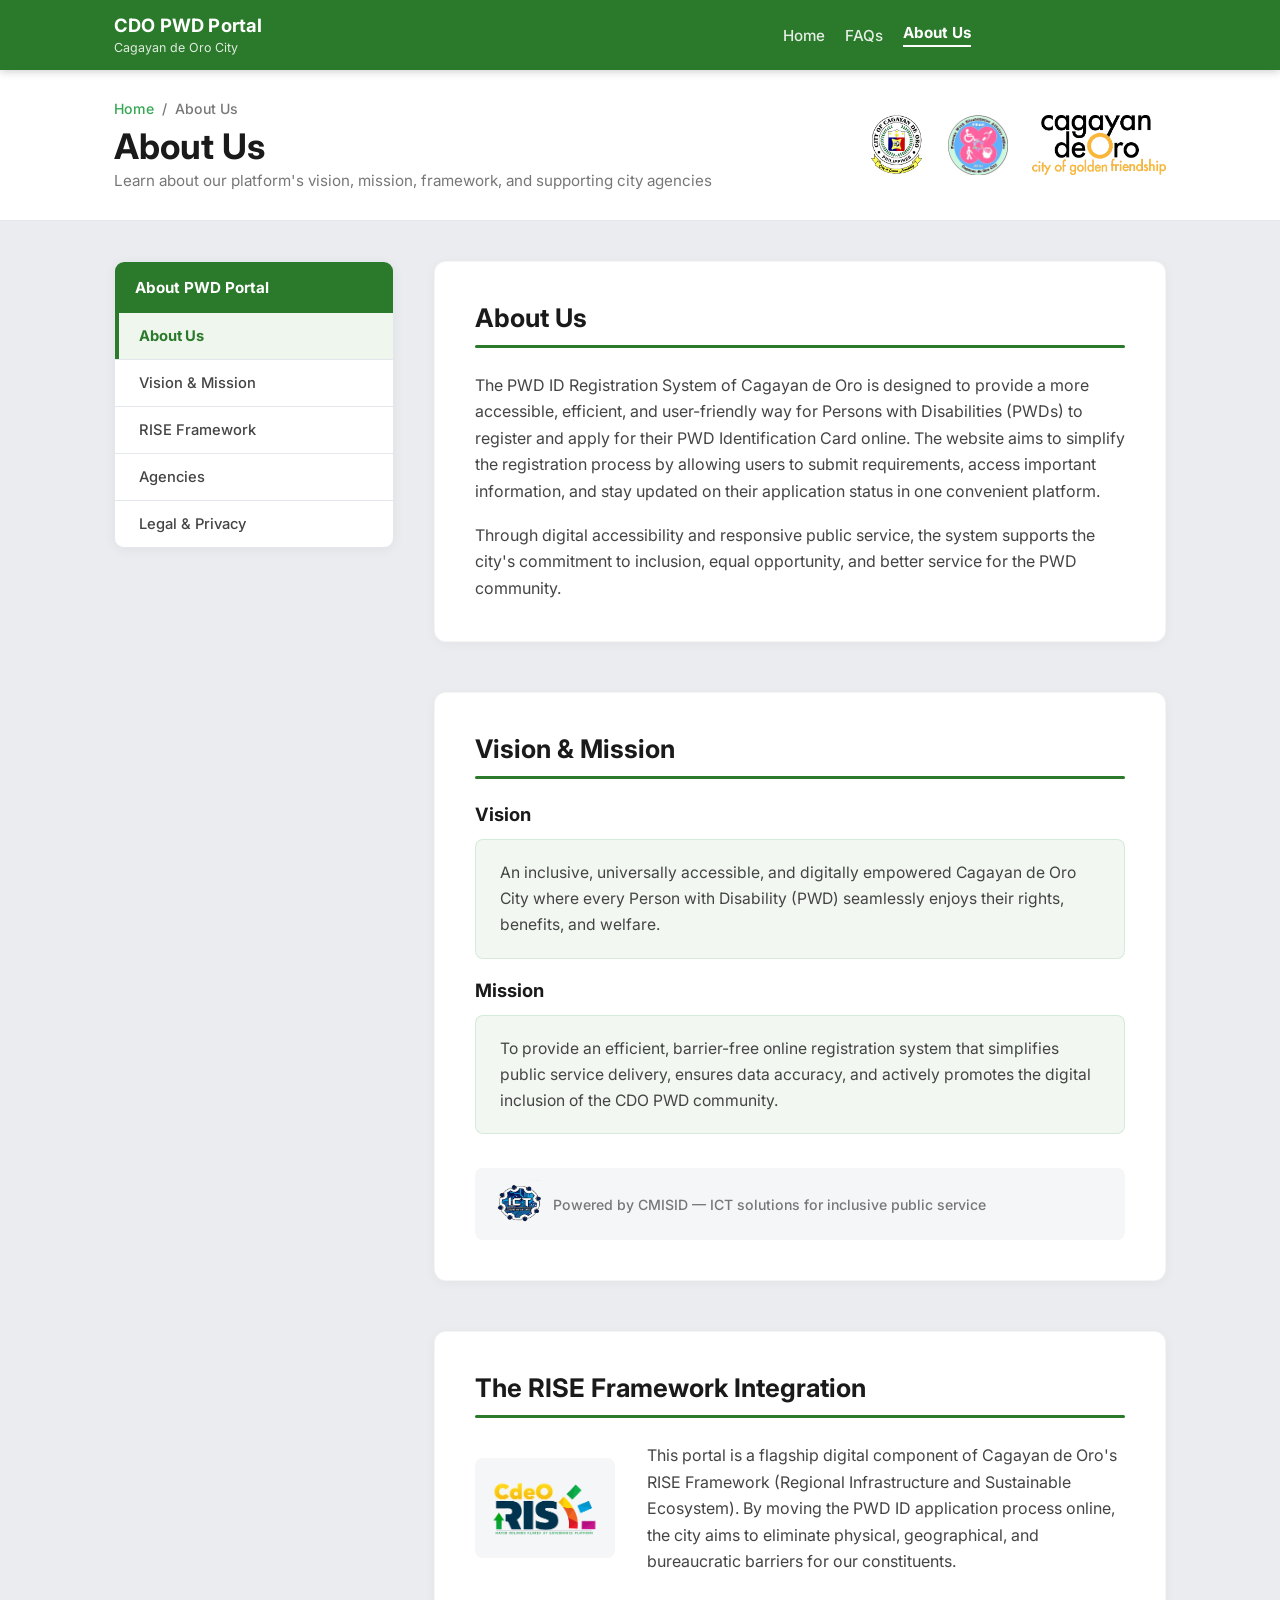
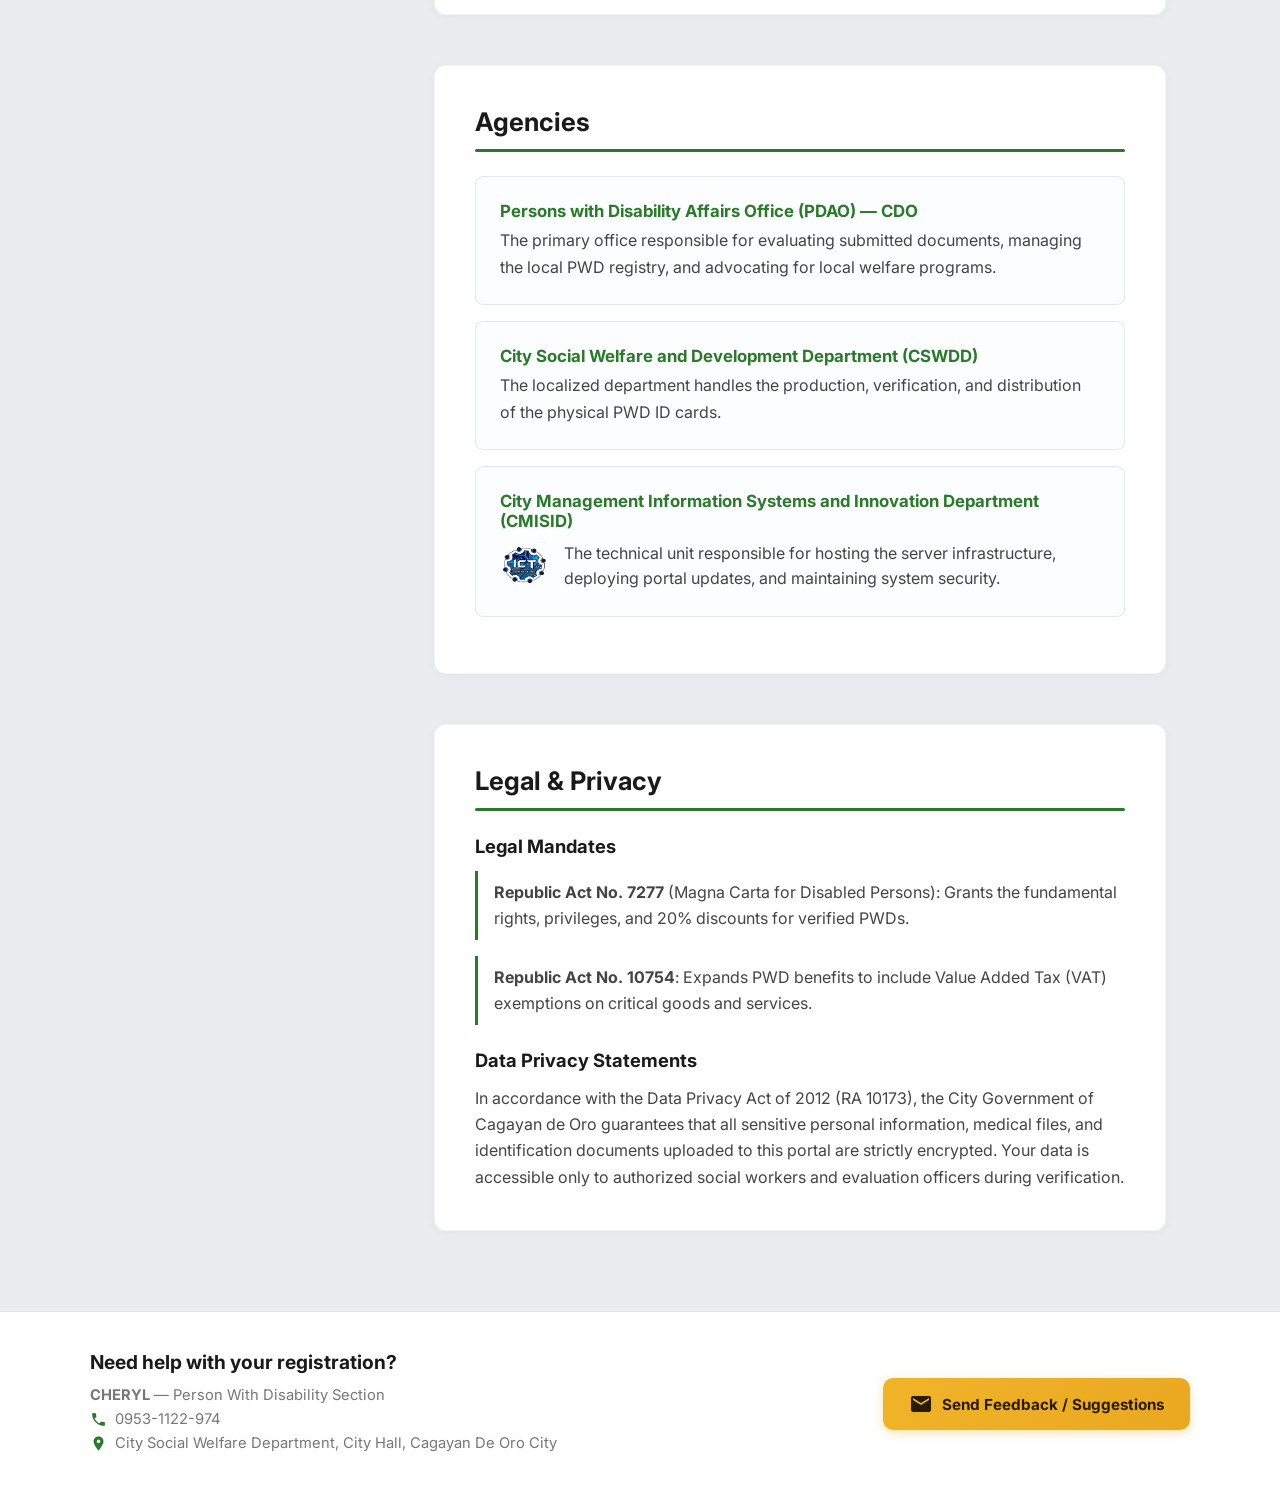
<file: about.html>
<!DOCTYPE html>
<html lang="en">
<head>
    <meta charset="UTF-8">
    <meta name="viewport" content="width=device-width, initial-scale=1.0">
    <title>About Us — CDO PWD Portal</title>
    <link rel="preconnect" href="https://fonts.googleapis.com">
    <link rel="preconnect" href="https://fonts.gstatic.com" crossorigin>
    <link href="https://fonts.googleapis.com/css2?family=Inter:wght@400;500;600;700;800&display=swap" rel="stylesheet">
    <link href="https://fonts.googleapis.com/icon?family=Material+Icons" rel="stylesheet">
    <link rel="stylesheet" href="styles.css">
    <link rel="icon" type="image/x-icon" href="cdo.png">
</head>
<body>

<header class="navbar">
        <div class="grid-container nav-wrapper">
            <div class="nav-brand">
                <h1>CDO PWD Portal</h1>
                <span>Cagayan de Oro City</span>
            </div>

            <button class="hamburger" id="hamburger" aria-label="Toggle menu" aria-expanded="false">
                <span></span><span></span><span></span>
            </button>

            <button id="theme-toggle-btn" class="theme-btn" style="background: none; border: none; cursor: pointer; color: inherit; display: flex; align-items: center;" aria-label="Toggle dark mode theme">
                <span class="material-icons" id="theme-icon-indicator" style="font-size: 20px;">dark_mode</span>
            </button>

            <nav class="nav-links" id="nav-links">
                <a href="index.html" >Home</a>
                <a href="faqs.html">FAQs</a>
                <a href="about.html"class="active">About Us</a>
            </nav>
        </div>
    </header>

    <section class="about-hero-header">
        <div class="grid-container header-split-wrapper">
            <div class="title-block">
                <nav class="breadcrumb-nav">
                    <a href="index.html">Home</a> <span class="separator">/</span> <span class="current">About Us</span>
                </nav>
                <h2 class="main-page-title">About Us</h2>
                <p style="color: var(--text-light); margin-top: 4px; font-size: 0.95rem;">
                    Learn about our platform's vision, mission, framework, and supporting city agencies
                </p>
            </div>
            
            <div class="logo-display-deck">
                <div class="logo-box-placeholder">
                    <img src="cdo.png" alt="Cagayan de Oro City Logo" class="deck-logo-img">
                </div>
                <div class="logo-box-placeholder">
                    <img src="pwd.png" alt="PWD Logo" class="deck-logo-img-alt">
                </div>
                <div class="logo-box-placeholder">
                    <img src="cdotext.png" alt="City of Golden Friendship Logo" class="deck-logo-img cdo-text-logo">
                </div>
            </div>
        </div>
    </section>

    <main class="grid-container documentation-layout">
        
        <aside class="sticky-sidebar-menu">
            <div class="sidebar-card">
                <div class="sidebar-header-title">About PWD Portal</div>
                <ul class="sidebar-links-list">
                    <li><a href="#about-section" class="sidebar-anchor active-anchor">About Us</a></li>
                    <li><a href="#vision-mission-section" class="sidebar-anchor">Vision & Mission</a></li>
                    <li><a href="#rise-framework-section" class="sidebar-anchor">RISE Framework</a></li>
                    <li><a href="#agencies-section" class="sidebar-anchor">Agencies</a></li>
                    <li><a href="#legal-privacy-section" class="sidebar-anchor">Legal & Privacy</a></li>
                </ul>
            </div>
        </aside>

        <section class="documentation-body-pane">
            
            <article id="about-section" class="doc-content-block">
                <h3>About Us</h3>
                <div class="colored-divider"></div>
                <p>The PWD ID Registration System of Cagayan de Oro is designed to provide a more accessible, efficient, and user-friendly way for Persons with Disabilities (PWDs) to register and apply for their PWD Identification Card online. The website aims to simplify the registration process by allowing users to submit requirements, access important information, and stay updated on their application status in one convenient platform.</p>
                <p>Through digital accessibility and responsive public service, the system supports the city's commitment to inclusion, equal opportunity, and better service for the PWD community.</p>
            </article>

            <article id="vision-mission-section" class="doc-content-block">
                <h3>Vision & Mission</h3>
                <div class="colored-divider"></div>
                
                <div class="sub-info-card">
                    <h4>Vision</h4>
                    <div class="card-inner-body">
                        <p>An inclusive, universally accessible, and digitally empowered Cagayan de Oro City where every Person with Disability (PWD) seamlessly enjoys their rights, benefits, and welfare.</p>
                    </div>
                </div>

                <div class="sub-info-card">
                    <h4>Mission</h4>
                    <div class="card-inner-body">
                        <p>To provide an efficient, barrier-free online registration system that simplifies public service delivery, ensures data accuracy, and actively promotes the digital inclusion of the CDO PWD community.</p>
                    </div>
                </div>

                <div class="technical-attribution-badge">
                    <img src="ictlogo.png" alt="CMISID ICT Logo" class="agency-badge-image">
                    <span>Powered by CMISID — ICT solutions for inclusive public service</span>
                </div>
            </article>

            <article id="rise-framework-section" class="doc-content-block">
                <h3>The RISE Framework Integration</h3>
                <div class="colored-divider"></div>
                
                <div class="side-by-side-layout">
                    <div class="framework-logo-container">
                        <img src="cdoRISE.png" alt="RISE Logo Component" class="framework-embed-img">
                    </div>
                    <div class="framework-text-container">
                        <p>This portal is a flagship digital component of Cagayan de Oro's RISE Framework (Regional Infrastructure and Sustainable Ecosystem). By moving the PWD ID application process online, the city aims to eliminate physical, geographical, and bureaucratic barriers for our constituents.</p>
                    </div>
                </div>
            </article>

            <article id="agencies-section" class="doc-content-block">
                <h3>Agencies</h3>
                <div class="colored-divider"></div>

                <div class="agency-detail-strip">
                    <h5>Persons with Disability Affairs Office (PDAO) — CDO</h5>
                    <p>The primary office responsible for evaluating submitted documents, managing the local PWD registry, and advocating for local welfare programs.</p>
                </div>

                <div class="agency-detail-strip">
                    <h5>City Social Welfare and Development Department (CSWDD)</h5>
                    <p>The localized department handles the production, verification, and distribution of the physical PWD ID cards.</p>
                </div>

                <div class="agency-detail-strip">
                    <h5>City Management Information Systems and Innovation Department (CMISID)</h5>
                    <div class="agency-with-icon-layout">
                        <img src="ictlogo.png" alt="CMISID ICT Logo" class="agency-badge-image">
                        <p>The technical unit responsible for hosting the server infrastructure, deploying portal updates, and maintaining system security.</p>
                    </div>
                </div>
            </article>

            <article id="legal-privacy-section" class="doc-content-block">
                <h3>Legal & Privacy</h3>
                <div class="colored-divider"></div>

                <h4>Legal Mandates</h4>
                <div class="mandate-item">
                    <p><strong>Republic Act No. 7277</strong> (Magna Carta for Disabled Persons): Grants the fundamental rights, privileges, and 20% discounts for verified PWDs.</p>
                </div>
                <div class="mandate-item">
                    <p><strong>Republic Act No. 10754</strong>: Expands PWD benefits to include Value Added Tax (VAT) exemptions on critical goods and services.</p>
                </div>

                <h4 style="margin-top: 24px;">Data Privacy Statements</h4>
                <p>In accordance with the Data Privacy Act of 2012 (RA 10173), the City Government of Cagayan de Oro guarantees that all sensitive personal information, medical files, and identification documents uploaded to this portal are strictly encrypted. Your data is accessible only to authorized social workers and evaluation officers during verification.</p>
            </article>

        </section>
    </main>

    <!-- ── Footer / Help ── -->
    <footer class="help-section">
        <div class="help-content">
            <div class="contact-info">
                <h2>Need help with your registration?</h2>
                <p><strong>CHERYL</strong>&nbsp;— Person With Disability Section</p>
                <p><span class="material-icons">phone</span> 0953-1122-974</p>
                <p><span class="material-icons">location_on</span> City Social Welfare Department, City Hall, Cagayan De Oro City</p>
            </div>
            <button class="feedback-btn">
                <span class="material-icons">email</span> Send Feedback / Suggestions
            </button>
        </div>
    </footer>

    <!-- ── Modal: Feedback and Suggestions ── -->
    <div class="modal" id="modal-feedback">
        <div class="modal-content modal-yellow">
            <div class="modal-header">
                <h3>Feedback / Suggestions</h3>
                <span class="close-btn">&times;</span>
            </div>
            <div class="modal-body">
                <div class="modal-input-row">
                    <label for="feedback-name">Name</label>
                    <input type="text" id="feedback-name" placeholder="Enter Name" autocomplete="off">
                </div>

                <div class="modal-input-row">
                    <label for="feedback-contact">Contact No.</label>
                    <input type="tel" id="feedback-contact" placeholder="Enter Contact Number" autocomplete="off">
                </div>

                <div class="modal-input-row">
                    <label for="feedback-comments">Comments / Suggestions</label>
                    <textarea id="feedback-comments" placeholder="Enter Comments" rows="5"></textarea>
                </div>
                
                <button class="modal-submit btn-yellow" id="submit-feedback">Submit</button>
            </div>
        </div>
    </div>
    <script src="script.js"></script>
</body>
</html>
</file>
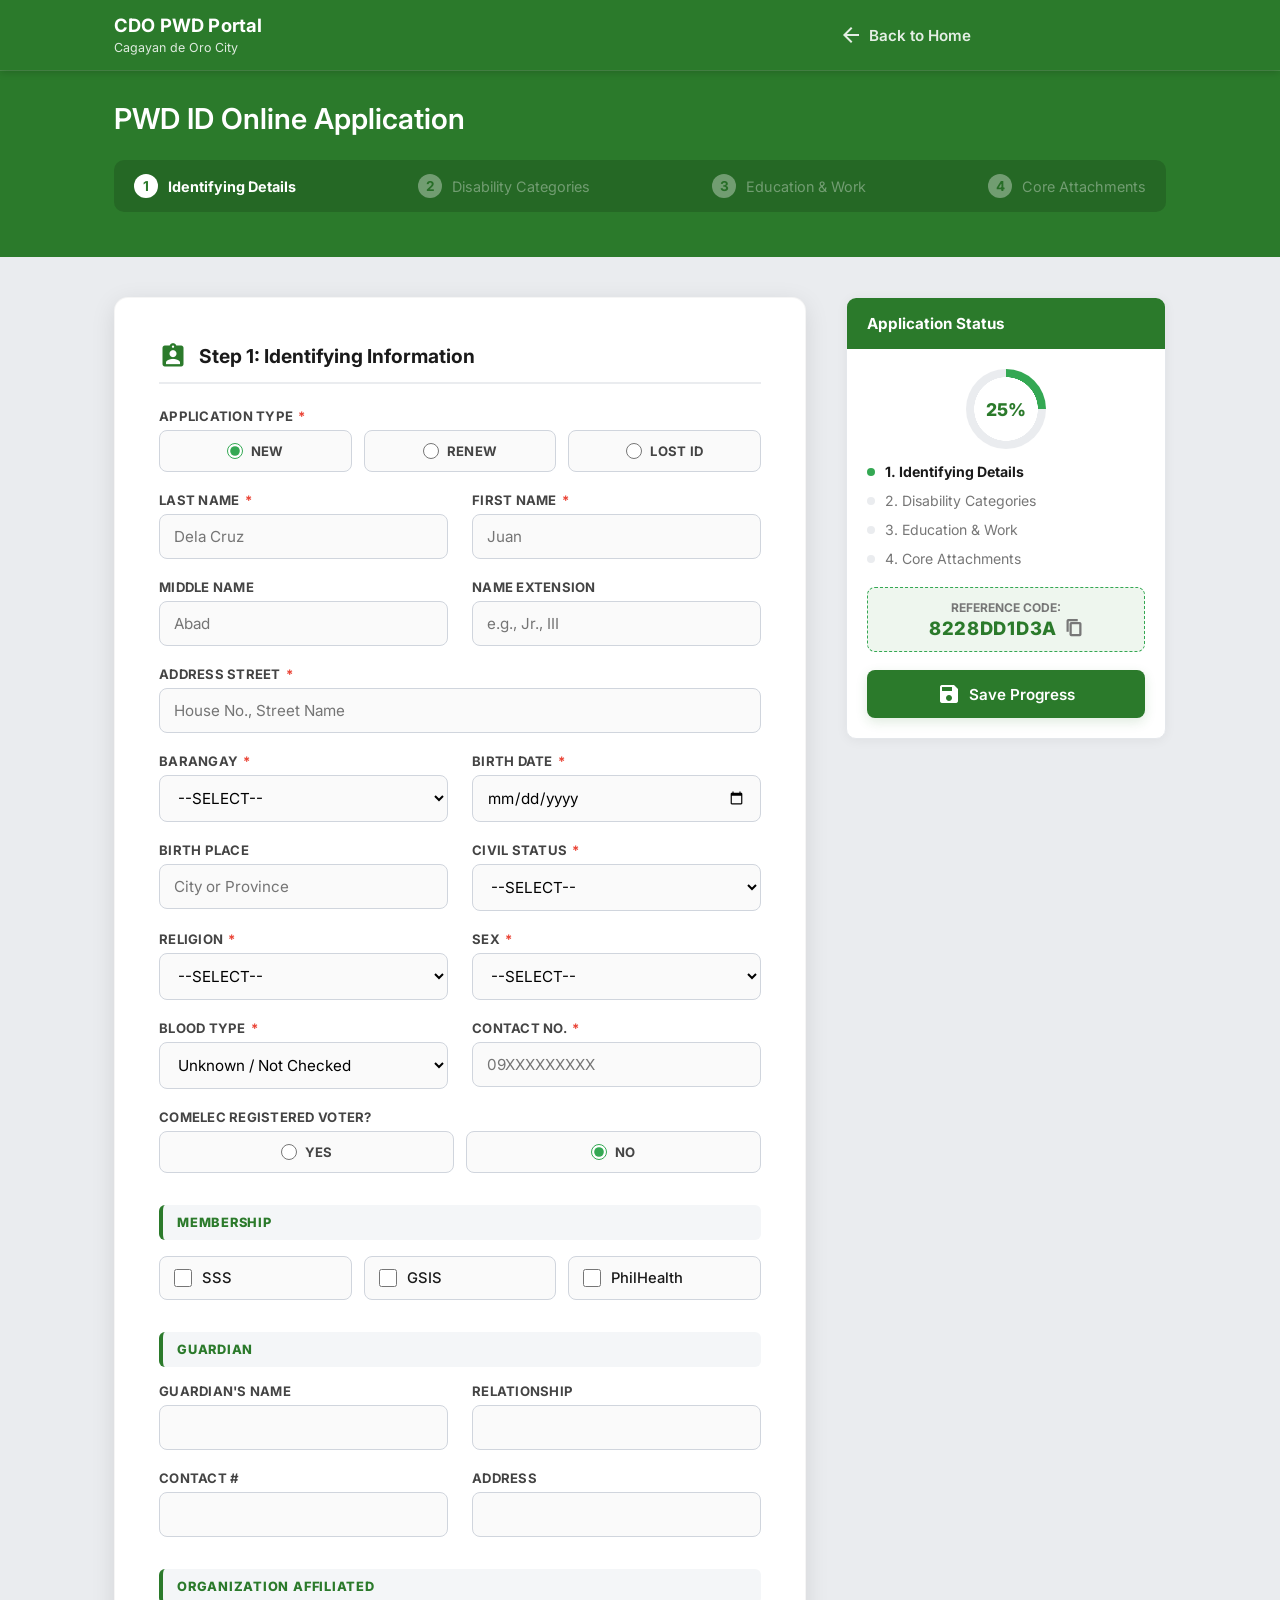
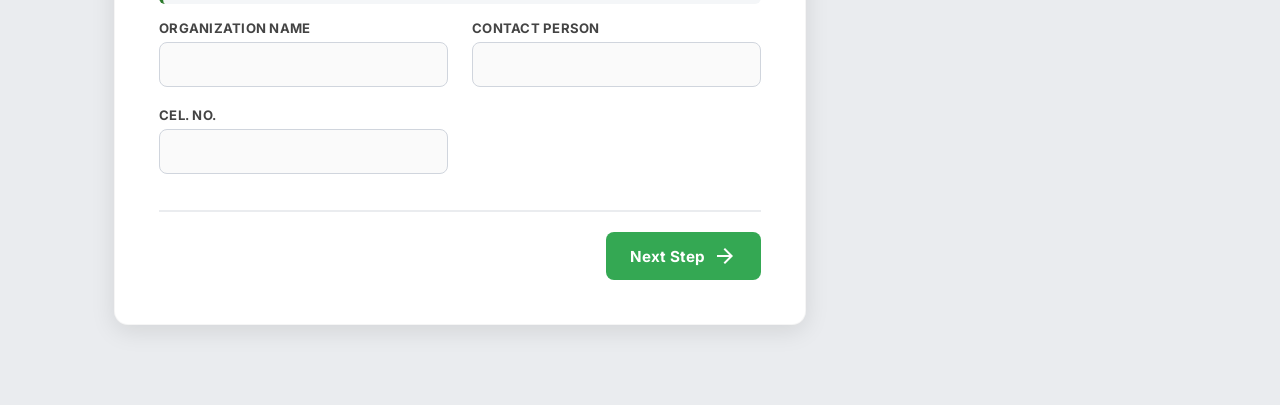
<file: registration.html>
<!DOCTYPE html>
<html lang="en">
<head>
    <meta charset="UTF-8">
    <meta name="viewport" content="width=device-width, initial-scale=1.0">
    <title>Registration — CDO PWD Portal</title>
    <link rel="preconnect" href="https://fonts.googleapis.com">
    <link rel="preconnect" href="https://fonts.gstatic.com" crossorigin>
    <link href="https://fonts.googleapis.com/css2?family=Inter:wght@400;500;600;700;800&display=swap" rel="stylesheet">
    <link href="https://fonts.googleapis.com/icon?family=Material+Icons" rel="stylesheet">
    <link rel="stylesheet" href="styles.css">
    <link rel="icon" type="image/x-icon" href="cdo.png">
    <style>
        /* Interactive helper styling properties for clear action triggers */
        .file-control-container {
            display: flex;
            align-items: center;
            justify-content: flex-end;
            gap: 8px;
            width: 100%;
            margin-top: 6px;
        }
        .clear-file-btn {
            background: none;
            border: none;
            color: #EA4335;
            cursor: pointer;
            display: none; /* Controlled dynamically by change loops inside script.js */
            padding: 2px;
            border-radius: 50%;
            transition: background-color 0.15s ease;
        }
        .clear-file-btn:hover {
            background-color: rgba(234, 67, 53, 0.1);
        }
        .clear-file-btn .material-icons {
            font-size: 18px !important;
        }
    </style>
</head>
<body>

    <header class="navbar">
        <div class="grid-container nav-wrapper">
            <div class="nav-brand">
                <h1>CDO PWD Portal</h1>
                <span>Cagayan de Oro City</span>
            </div>

            <button id="theme-toggle-btn" class="theme-btn" style="background: none; border: none; cursor: pointer; color: inherit; display: flex; align-items: center;" aria-label="Toggle dark mode theme">
                <span class="material-icons" id="theme-icon-indicator" style="font-size: 20px;">dark_mode</span>
            </button>

            <nav class="nav-links">
                <a href="index.html" class="back-link">
                    <span class="material-icons">arrow_back</span> 
                    <span class="back-text">Back to Home</span>
                </a>
            </nav>
        </div>
    </header>

    <section class="form-banner">
        <div class="grid-container">
            <h2>PWD ID Online Application</h2>
            <div class="step-tracker">
                <div class="step step-active" data-step="1">
                    <span class="step-num">1</span>
                    <span class="step-label">Identifying Details</span>
                </div>
                <div class="step" data-step="2">
                    <span class="step-num">2</span>
                    <span class="step-label">Disability Categories</span>
                </div>
                <div class="step" data-step="3">
                    <span class="step-num">3</span>
                    <span class="step-label">Education & Work</span>
                </div>
                <div class="step" data-step="4">
                    <span class="step-num">4</span>
                    <span class="step-label">Core Attachments</span>
                </div>
            </div>
        </div>
    </section>

    <main class="grid-container registration-layout">
        
        <section class="form-card">
            <form id="pwd-application-form" action="#" method="POST" class="interactive-form">
                
                <div class="form-wizard-panel panel-active" id="panel-step-1">
                    <div class="panel-inner-header">
                        <span class="material-icons">assignment_ind</span>
                        <h4>Step 1: Identifying Information</h4>
                    </div>

                    <div class="form-fields-matrix">
                        <div class="form-group full-width">
                            <label>Application Type <span class="required-asterisk">*</span></label>
                            <div class="radio-card-group">
                                <label class="radio-card">
                                    <input type="radio" name="app_type" value="new" checked> <span>New</span>
                                </label>
                                <label class="radio-card">
                                    <input type="radio" name="app_type" value="renew"> <span>Renew</span>
                                </label>
                                <label class="radio-card">
                                    <input type="radio" name="app_type" value="lost"> <span>Lost ID</span>
                                </label>
                            </div>
                        </div>

                        <div class="form-group">
                            <label for="last-name">Last Name <span class="required-asterisk">*</span></label>
                            <input type="text" id="last-name" required placeholder="Dela Cruz">
                        </div>

                        <div class="form-group">
                            <label for="first-name">First Name <span class="required-asterisk">*</span></label>
                            <input type="text" id="first-name" required placeholder="Juan">
                        </div>

                        <div class="form-group">
                            <label for="middle-name">Middle Name</label>
                            <input type="text" id="middle-name" placeholder="Abad">
                        </div>

                        <div class="form-group">
                            <label for="name-ext">Name Extension</label>
                            <input type="text" id="name-ext" placeholder="e.g., Jr., III">
                        </div>

                        <div class="form-group full-width">
                            <label for="address-street">Address Street <span class="required-asterisk">*</span></label>
                            <input type="text" id="address-street" required placeholder="House No., Street Name">
                        </div>

                        <div class="form-group">
                            <label for="barangay">Barangay <span class="required-asterisk">*</span></label>
                            <select id="barangay" required>
                                <option value="" disabled selected>--SELECT--</option>
                                <optgroup label="DISTRICT 2">
                                    <option value="AGUSAN">AGUSAN</option>
                                    <option value="BAIKINGON">BAIKINGON</option>
                                    <option value="BALUBAL">BALUBAL</option>
                                    <option value="BALULANG">BALULANG</option>
                                    <option value="BARANGAY 1">BARANGAY 1</option>
                                    <option value="BARANGAY 10">BARANGAY 10</option>
                                    <option value="BARANGAY 11">BARANGAY 11</option>
                                    <option value="BARANGAY 12">BARANGAY 12</option>
                                    <option value="BARANGAY 13">BARANGAY 13</option>
                                    <option value="BARANGAY 14">BARANGAY 14</option>
                                    <option value="BARANGAY 15">BARANGAY 15</option>
                                    <option value="BARANGAY 16">BARANGAY 16</option>
                                    <option value="BARANGAY 17">BARANGAY 17</option>
                                    <option value="BARANGAY 18">BARANGAY 18</option>
                                    <option value="BARANGAY 19">BARANGAY 19</option>
                                    <option value="BARANGAY 2">BARANGAY 2</option>
                                    <option value="BARANGAY 20">BARANGAY 20</option>
                                    <option value="BARANGAY 21">BARANGAY 21</option>
                                    <option value="BARANGAY 22">BARANGAY 22</option>
                                    <option value="BARANGAY 23">BARANGAY 23</option>
                                    <option value="BARANGAY 24">BARANGAY 24</option>
                                    <option value="BARANGAY 25">BARANGAY 25</option>
                                    <option value="BARANGAY 26">BARANGAY 26</option>
                                    <option value="BARANGAY 27">BARANGAY 27</option>
                                    <option value="BARANGAY 28">BARANGAY 28</option>
                                    <option value="BARANGAY 29">BARANGAY 29</option>
                                    <option value="BARANGAY 3">BARANGAY 3</option>
                                    <option value="BARANGAY 31">BARANGAY 31</option>
                                    <option value="BARANGAY 32">BARANGAY 32</option>
                                    <option value="BARANGAY 33">BARANGAY 33</option>
                                    <option value="BARANGAY 34">BARANGAY 34</option>
                                    <option value="BARANGAY 35">BARANGAY 35</option>
                                    <option value="BARANGAY 36">BARANGAY 36</option>
                                    <option value="BARANGAY 37">BARANGAY 37</option>
                                    <option value="BARANGAY 38">BARANGAY 38</option>
                                    <option value="BARANGAY 39">BARANGAY 39</option>
                                    <option value="BARANGAY 4">BARANGAY 4</option>
                                    <option value="BARANGAY 40">BARANGAY 40</option>
                                    <option value="BARANGAY 5">BARANGAY 5</option>
                                    <option value="BARANGAY 6">BARANGAY 6</option>
                                    <option value="BARANGAY 7">BARANGAY 7</option>
                                    <option value="BARANGAY 8">BARANGAY 8</option>
                                    <option value="BARANGAY 9">BARANGAY 9</option>
                                    <option value="BAYABAS">BAYABAS</option>
                                    <option value="BAYANGA">BAYANGA</option>
                                    <option value="BESIGAN">BESIGAN</option>
                                    <option value="BONBON">BONBON</option>
                                    <option value="BUGO">BUGO</option>
                                    <option value="BULUA">BULUA</option>
                                    <option value="CAMAMAN-AN">CAMAMAN-AN</option>
                                    <option value="CANITOAN">CANITOAN</option>
                                    <option value="CARMEN">CARMEN</option>
                                    <option value="CONSOLACION">CONSOLACION</option>
                                    <option value="CUGMAN">CUGMAN</option>
                                    <option value="DANSOLIHON">DANSOLIHON</option>
                                    <option value="F.S. CATANICO">F.S. CATANICO</option>
                                    <option value="GUSA">GUSA</option>
                                    <option value="INDAHAG">INDAHAG</option>
                                    <option value="IPONAN">IPONAN</option>
                                    <option value="KAUSWAGAN">KAUSWAGAN</option>
                                    <option value="LAPASAN">LAPASAN</option>
                                    <option value="LUMBIA">LUMBIA</option>
                                    <option value="MACABALAN">MACABALAN</option>
                                    <option value="MACASANDIG">MACASANDIG</option>
                                    <option value="MAMBUAYA">MAMBUAYA</option>
                                    <option value="NAZARETH">NAZARETH</option>
                                    <option value="PAGALUNGAN">PAGALUNGAN</option>
                                    <option value="PAGATPAT">PAGATPAT</option>
                                    <option value="PATAG">PATAG</option>
                                    <option value="PIGSAG-AN">PIGSAG-AN</option>
                                    <option value="PUERTO">PUERTO</option>
                                    <option value="PUNTOD">PUNTOD</option>
                                    <option value="SAN SIMON">SAN SIMON</option>
                                    <option value="TABLON">TABLON</option>
                                    <option value="TAGLIMAO">TAGLIMAO</option>
                                    <option value="TAGPANGI">TAGPANGI</option>
                                    <option value="TIGNAPOLOAN">TIGNAPOLOAN</option>
                                    <option value="TUBURAN">TUBURAN</option>
                                    <option value="TUMPAGON">TUMPAGON</option>
                                </optgroup>
                            </select>
                        </div>

                        <div class="form-group">
                            <label for="birth-date">Birth Date <span class="required-asterisk">*</span></label>
                            <input type="date" id="birth-date" required>
                        </div>

                        <div class="form-group">
                            <label for="birth-place">Birth Place</label>
                            <input type="text" id="birth-place" placeholder="City or Province">
                        </div>

                        <div class="form-group">
                            <label for="civil-status">Civil Status <span class="required-asterisk">*</span></label>
                            <select id="civil-status" required>
                                <option value="" disabled selected>--SELECT--</option>
                                <option value="SINGLE">SINGLE</option>
                                <option value="MARRIED">MARRIED</option>
                                <option value="WIDOWED">WIDOWED</option>
                            </select>
                        </div>

                        <div class="form-group">
                            <label for="religion">Religion <span class="required-asterisk">*</span></label>
                            <select id="religion" required>
                                <option value="" disabled selected>--SELECT--</option>
                                <option value="Ang Dating Daan">Ang Dating Daan</option>
                                <option value="Atheist / No religion">Atheist / No religion</option>
                                <option value="Buddhist">Buddhist</option>
                                <option value="Church of Jesus Christ and the Latter Day Saints">Church of Jesus Christ and the Latter Day Saints</option>
                                <option value="El Shaddai">El Shaddai</option>
                                <option value="Iglesia ni Cristo (Church of Christ)">Iglesia ni Cristo (Church of Christ)</option>
                                <option value="Jehovah's Witness">Jehovah's Witness</option>
                                <option value="Muslim / Islam">Muslim / Islam</option>
                                <option value="Protestants">Protestants</option>
                                <option value="Roman Catholic">Roman Catholic</option>
                                <option value="Seventh-Day Adventists">Seventh-Day Adventists</option>
                                <option value="United Church of Christ in the Philippines">United Church of Christ in the Philippines</option>
                            </select>
                        </div>

                        <div class="form-group">
                            <label for="sex">Sex <span class="required-asterisk">*</span></label>
                            <select id="sex" required>
                                <option value="" disabled selected>--SELECT--</option>
                                <option value="MALE">MALE</option>
                                <option value="FEMALE">FEMALE</option>
                            </select>
                        </div>

                        <div class="form-group">
                            <label for="blood-type">Blood Type <span class="required-asterisk">*</span></label>
                            <select id="blood-type" required>
                                <option value="Unknown / Not Checked">Unknown / Not Checked</option>
                                <option value="A+">A+</option>
                                <option value="A-">A-</option>
                                <option value="B+">B+</option>
                                <option value="B-">B-</option>
                                <option value="O+">O+</option>
                                <option value="O-">O-</option>
                                <option value="AB+">AB+</option>
                                <option value="AB-">AB-</option>
                            </select>
                        </div>

                        <div class="form-group">
                            <label for="contact-no">Contact No. <span class="required-asterisk">*</span></label>
                            <input type="tel" id="contact-no" required placeholder="09XXXXXXXXX" maxlength="11" pattern="09[0-9]{9}">
                        </div>

                        <div class="form-group full-width">
                            <label>COMELEC Registered Voter?</label>
                            <div class="radio-card-group">
                                <label class="radio-card">
                                    <input type="radio" name="comelec_reg" value="Yes"> <span>Yes</span>
                                </label>
                                <label class="radio-card">
                                    <input type="radio" name="comelec_reg" value="No" checked> <span>No</span>
                                </label>
                            </div>
                        </div>
                    </div>

                    <div class="sub-form-section-divider">MEMBERSHIP</div>
                    <div class="checkbox-options-grid">
                        <label class="checkbox-tile"><input type="checkbox" id="member-sss" name="member_sss"> <span>SSS</span></label>
                        <label class="checkbox-tile"><input type="checkbox" id="member-gsis" name="member_gsis"> <span>GSIS</span></label>
                        <label class="checkbox-tile"><input type="checkbox" id="member-philhealth" name="member_philhealth"> <span>PhilHealth</span></label>
                    </div>

                    <div class="sub-form-section-divider">GUARDIAN</div>
                    <div class="form-fields-matrix">
                        <div class="form-group"><label for="guard-name">Guardian's Name</label><input type="text" id="guard-name"></div>
                        <div class="form-group"><label for="guard-rel">Relationship</label><input type="text" id="guard-rel"></div>
                        <div class="form-group"><label for="guard-phone">Contact #</label><input type="tel" id="guard-phone"></div>
                        <div class="form-group"><label for="guard-addr">Address</label><input type="text" id="guard-addr"></div>
                    </div>

                    <div class="sub-form-section-divider">ORGANIZATION AFFILIATED</div>
                    <div class="form-fields-matrix">
                        <div class="form-group"><label for="org-name">Organization Name</label><input type="text" id="org-name"></div>
                        <div class="form-group"><label for="org-pres">Contact Person</label><input type="text" id="org-pres"></div>
                        <div class="form-group"><label for="org-cell">Cel. No.</label><input type="tel" id="org-cell"></div>
                    </div>

                    <div class="panel-action-bar">
                        <button type="button" class="wizard-nav-btn next-btn" data-next="2">Next Step <span class="material-icons">arrow_forward</span></button>
                    </div>
                </div>

                <div class="form-wizard-panel" id="panel-step-2">
                    <div class="panel-inner-header">
                        <span class="material-icons">accessible</span>
                        <h4>Step 2: Type of Disability & Assistive Devices</h4>
                    </div>
                    <p class="panel-instructions-text">Select all applicable disability categories and specified conditions:</p>

                    <div class="disability-matrix-grid">
                        <div class="disability-cat-block">
                            <div class="cat-block-title">LEARNING DISABILITIES</div>
                            <label class="checkbox-tile"><input type="checkbox" id="disab-adhd" name="disability_types" value="ADHD"> <span>ADHD</span></label>
                            <label class="checkbox-tile"><input type="checkbox" id="disab-dyslexia" name="disability_types" value="Dyslexia"> <span>Dyslexia</span></label>
                            <label class="checkbox-tile"><input type="checkbox" id="disab-dyscalculia" name="disability_types" value="Dyscalculia"> <span>Dyscalculia</span></label>
                            <label class="checkbox-tile"><input type="checkbox" id="disab-dysgraphia" name="disability_types" value="Dysgraphia"> <span>Dysgraphia</span></label>
                        </div>
                        
                        <div class="disability-cat-block">
                            <div class="cat-block-title">PSYCHOSOCIAL DISABILITIES</div>
                            <label class="checkbox-tile"><input type="checkbox" id="disab-mentally-ill" name="disability_types" value="Mentally Ill"> <span>Mentally Ill</span></label>
                            <label class="checkbox-tile"><input type="checkbox" id="disab-brain-injury" name="disability_types" value="Brain Injury"> <span>Brain Injury</span></label>
                            <label class="checkbox-tile"><input type="checkbox" id="disab-schizophrenia" name="disability_types" value="Schizophrenia"> <span>Schizophrenia</span></label>
                        </div>

                        <div class="disability-cat-block">
                            <div class="cat-block-title">VISUAL DISABILITY</div>
                            <label class="checkbox-tile"><input type="checkbox" id="disab-total-blind" name="disability_types" value="Total Blindness"> <span>Total</span></label>
                            <label class="checkbox-tile"><input type="checkbox" id="disab-partial-blind" name="disability_types" value="Partial Blindness"> <span>Partial</span></label>
                            <label class="checkbox-tile"><input type="checkbox" id="disab-low-vision" name="disability_types" value="Low Vision"> <span>Low Vision</span></label>
                        </div>

                        <div class="disability-cat-block">
                            <div class="cat-block-title">DEVELOPMENTAL DISABILITIES</div>
                            <label class="checkbox-tile"><input type="checkbox" id="disab-mental-retardation" name="disability_types" value="Mental Retardation"> <span>Mental Retardation</span></label>
                            <label class="checkbox-tile"><input type="checkbox" id="disab-down-syndrome" name="disability_types" value="Down Syndrome"> <span>Down Syndrome</span></label>
                            <label class="checkbox-tile"><input type="checkbox" id="disab-cerebral-palsy" name="disability_types" value="Cerebral Palsy"> <span>Cerebral Palsy</span></label>
                            <label class="checkbox-tile"><input type="checkbox" id="disab-autism" name="disability_types" value="Autism"> <span>Autism</span></label>
                        </div>

                        <div class="disability-cat-block">
                            <div class="cat-block-title">DEAF & OTHERS</div>
                            <label class="checkbox-tile"><input type="checkbox" id="disab-hard-hearing" name="disability_types" value="Hard of Hearing"> <span>Hard of Hearing</span></label>
                            <label class="checkbox-tile"><input type="checkbox" id="disab-deaf" name="disability_types" value="Deaf"> <span>Deaf</span></label>
                            <label class="checkbox-tile"><input type="checkbox" id="disab-speech-impairment" name="disability_types" value="Speech Impairment"> <span>Speech Impairment</span></label>
                        </div>

                        <div class="disability-cat-block">
                            <div class="cat-block-title">ORTHOPEDIC / MUSCULOSKELETAL</div>
                            <label class="checkbox-tile"><input type="checkbox" id="disab-polio" name="disability_types" value="Polio"> <span>Polio</span></label>
                            <label class="checkbox-tile"><input type="checkbox" id="disab-stroke" name="disability_types" value="Stroke/Paralyzed"> <span>Stroke / Paralyzed</span></label>
                            <label class="checkbox-tile"><input type="checkbox" id="disab-amputee" name="disability_types" value="Amputee"> <span>Amputee</span></label>
                            <label class="checkbox-tile"><input type="checkbox" id="disab-underdeveloped" name="disability_types" value="Underdeveloped"> <span>Underdeveloped</span></label>
                        </div>
                    </div>

                    <div class="sub-form-section-divider">ASSISTIVE DEVICES USED</div>
                    <div class="checkbox-options-grid">
                        <label class="checkbox-tile"><input type="checkbox" id="device-wheelchair" name="assistive_devices" value="Wheel Chair"> <span>Wheel Chair</span></label>
                        <label class="checkbox-tile"><input type="checkbox" id="device-crutches" name="assistive_devices" value="Crutches"> <span>Crutches</span></label>
                        <label class="checkbox-tile"><input type="checkbox" id="device-walker" name="assistive_devices" value="Walker"> <span>Walker</span></label>
                        <label class="checkbox-tile"><input type="checkbox" id="device-hearing-aid" name="assistive_devices" value="Hearing Aid"> <span>Hearing Aid</span></label>
                        <label class="checkbox-tile"><input type="checkbox" id="device-glasses" name="assistive_devices" value="Corrective Glasses"> <span>Corrective Eye Glasses</span></label>
                    </div>

                    <div class="panel-action-bar">
                        <button type="button" class="wizard-nav-btn prev-btn" data-prev="1"><span class="material-icons">arrow_back</span> Previous</button>
                        <button type="button" class="wizard-nav-btn next-btn" data-next="3">Next Step <span class="material-icons">arrow_forward</span></button>
                    </div>
                </div>

                <div class="form-wizard-panel" id="panel-step-3">
                    <div class="panel-inner-header">
                        <span class="material-icons">work</span>
                        <h4>Step 3: Employment and Education Status</h4>
                    </div>

                    <div class="form-fields-matrix">
                        <div class="form-group full-width">
                            <label>Employment Status <span class="required-asterisk">*</span></label>
                            <div class="radio-card-group flex-column-layout">
                                <label class="radio-card"><input type="radio" name="emp_status" value="Employed" checked> <span>Employed</span></label>
                                <label class="radio-card"><input type="radio" name="emp_status" value="Unemployed"> <span>Unemployed</span></label>
                                <label class="radio-card"><input type="radio" name="emp_status" value="Resigned"> <span>Resigned</span></label>
                                <label class="radio-card"><input type="radio" name="emp_status" value="Retired"> <span>Retired</span></label>
                            </div>
                        </div>

                        <div class="form-group">
                            <label for="type-employment">Type of Employment</label>
                            <select id="type-employment">
                                <option value="">--SELECT--</option>
                                <option value="Permanent">Permanent</option>
                                <option value="Self-Employed">Self-Employed</option>
                                <option value="Contractual">Contractual</option>
                                <option value="Seasonal">Seasonal</option>
                            </select>
                        </div>

                        <div class="form-group">
                            <label for="nature-employer">Nature of Employer</label>
                            <select id="nature-employer">
                                <option value="">--SELECT--</option>
                                <option value="Private">Private</option>
                                <option value="Government">Government</option>
                            </select>
                        </div>

                        <div class="form-group full-width">
                            <label for="highest-educ">Highest Educational Attainment <span class="required-asterisk">*</span></label>
                            <select id="highest-educ" required>
                                <option value="" disabled selected>--SELECT--</option>
                                <option value="Elementary">Elementary Graduate</option>
                                <option value="High School">High School Graduate</option>
                                <option value="College">College Graduate</option>
                                <option value="Vocational">Vocational Training</option>
                                <option value="None">None</option>
                            </select>
                        </div>
                    </div>

                    <div class="panel-action-bar">
                        <button type="button" class="wizard-nav-btn prev-btn" data-prev="2"><span class="material-icons">arrow_back</span> Previous</button>
                        <button type="button" class="wizard-nav-btn next-btn" data-next="4">Next Step <span class="material-icons">arrow_forward</span></button>
                    </div>
                </div>

                <div class="form-wizard-panel" id="panel-step-4">
                    <div class="panel-inner-header">
                        <span class="material-icons">cloud_upload</span>
                        <h4>Step 4: Utilities Household & Document Uploads</h4>
                    </div>

                    <div class="disability-matrix-grid">
                        <div class="disability-cat-block">
                            <div class="cat-block-title">HOUSE AND LOT</div>
                            <label class="checkbox-tile"><input type="checkbox" id="house-owned" name="household_type" value="Owned House & Lot"> <span>Owned House & Lot</span></label>
                            <label class="checkbox-tile"><input type="checkbox" id="house-rented" name="household_type" value="Rented Home/Lot"> <span>Rented Home/Lot</span></label>
                            <label class="checkbox-tile"><input type="checkbox" id="house-shared" name="household_type" value="Share with relatives"> <span>Shared with Relatives</span></label>
                        </div>
                        <div class="disability-cat-block">
                            <div class="cat-block-title">WATER CONNECTION</div>
                            <label class="checkbox-tile"><input type="checkbox" id="water-standard" name="water_type" value="Standard Water System"> <span>Standard Water System</span></label>
                            <label class="checkbox-tile"><input type="checkbox" id="water-well" name="water_type" value="Deep Well"> <span>Deep Well</span></label>
                        </div>
                    </div>

                    <div class="sub-form-section-divider">REQUIRED ATTACHMENTS</div>

                    <div class="file-upload-container">
                        <div style="background-color: #fff3cd; color: #856404; padding: 14px; border-radius: 10px; font-size: 0.88rem; margin-bottom: 20px; line-height: 1.5; border: 1px solid #ffeeba; width: 100%;">
                            ⚠️ <strong>Note on Saved Drafts:</strong> Due to standard web browser privacy security, uploaded files cannot be saved in your offline local draft cache. If you are continuing a saved application, please re-attach your document files below before completing final submission.
                        </div>

                        <div class="file-attachment-upload-row" id="row-id-pic">
                            <div class="file-meta-info">
                                <h6>1×1 Applicant Digital Photo <span class="required-asterisk">*</span></h6>
                                <p>Formats: JPEG, PNG up to 2MB maximum file size limit.</p>
                            </div>
                            <div class="custom-file-dropzone">
                                <label for="file-id-pic" class="dropzone-label">
                                    <span class="material-icons upload-icon">cloud_upload</span> Choose Photo
                                </label>
                                <input type="file" id="file-id-pic" class="custom-file-input" accept="image/png, image/jpeg, image/jpg" required>
                                <div class="file-control-container">
                                    <div class="file-preview-name" id="preview-id-pic">No file chosen</div>
                                    <button type="button" class="clear-file-btn" id="clear-id-pic" title="Remove file"><span class="material-icons">cancel</span></button>
                                </div>
                            </div>
                        </div>

                        <div class="file-attachment-upload-row" id="row-med-cert">
                            <div class="file-meta-info">
                                <h6>Medical Certificate / Clinical Abstract <span class="required-asterisk">*</span></h6>
                                <p>Formats: PDF, JPEG, PNG up to 5MB maximum file size limit.</p>
                            </div>
                            <div class="custom-file-dropzone">
                                <label for="file-med-cert" class="dropzone-label">
                                    <span class="material-icons upload-icon">cloud_upload</span> Choose Document
                                </label>
                                <input type="file" id="file-med-cert" class="custom-file-input" accept="image/png, image/jpeg, image/jpg, application/pdf" required>
                                <div class="file-control-container">
                                    <div class="file-preview-name" id="preview-med-cert">No file chosen</div>
                                    <button type="button" class="clear-file-btn" id="clear-med-cert" title="Remove file"><span class="material-icons">cancel</span></button>
                                </div>
                            </div>
                        </div>

                        <div class="file-attachment-upload-row" id="row-brgy-cert" style="display: flex; flex-direction: column; align-items: stretch; gap: 16px;">
                            <div class="file-meta-info" style="border-bottom: 1px dashed #E4E7EB; padding-bottom: 10px; width: 100%;">
                                <h6>Identity & Residency Verification Documents <span class="required-asterisk">*</span></h6>
                                <p>Upload a fresh Barangay Clearance <strong>OR</strong> your official Government ID Card (Both Front and Back Faces Staged).</p>
                            </div>
                            
                            <div style="display: grid; grid-template-columns: repeat(auto-fit, minmax(220px, 1fr)); gap: 16px; width: 100%; box-sizing: border-box;">
                                <div style="background: #fafafa; padding: 14px; border-radius: 8px; border: 1.5px solid #d0d5dd; width: 100%; box-sizing: border-box;">
                                    <span style="font-size: 0.75rem; font-weight: 700; color: var(--text-mid); text-transform: uppercase; display: block; margin-bottom: 8px; letter-spacing: 0.02em;">Barangay Cert / ID Front Face</span>
                                    <div class="custom-file-dropzone" style="width: 100%; align-items: flex-start;">
                                        <label for="file-brgy-cert" class="dropzone-label" style="width: 100%; justify-content: center; gap: 6px;">
                                            <span class="material-icons upload-icon" style="font-size: 16px !important;">file_upload</span> Upload Front Face
                                        </label>
                                        <input type="file" id="file-brgy-cert" class="custom-file-input" accept="image/png, image/jpeg, image/jpg, application/pdf" required>
                                        <div class="file-control-container" style="justify-content: flex-start;">
                                            <div class="file-preview-name" id="preview-brgy-cert" style="text-align: left; max-width: 100%;">No file chosen</div>
                                            <button type="button" class="clear-file-btn" id="clear-brgy-cert" title="Remove file"><span class="material-icons">cancel</span></button>
                                        </div>
                                    </div>
                                </div>

                                <div style="background: #fafafa; padding: 14px; border-radius: 8px; border: 1.5px solid #d0d5dd; width: 100%; box-sizing: border-box;">
                                    <span style="font-size: 0.75rem; font-weight: 700; color: var(--text-mid); text-transform: uppercase; display: block; margin-bottom: 8px; letter-spacing: 0.02em;">ID Reverse Back Face</span>
                                    <div class="custom-file-dropzone" style="width: 100%; align-items: flex-start;">
                                        <label for="file-id-back" class="dropzone-label" style="width: 100%; justify-content: center; gap: 6px;">
                                            <span class="material-icons upload-icon" style="font-size: 16px !important;">file_upload</span> Upload Back Face
                                        </label>
                                        <input type="file" id="file-id-back" class="custom-file-input" accept="image/png, image/jpeg, image/jpg, application/pdf">
                                        <div class="file-control-container" style="justify-content: flex-start;">
                                            <div class="file-preview-name" id="preview-id-back" style="text-align: left; max-width: 100%;">No file chosen</div>
                                            <button type="button" class="clear-file-btn" id="clear-id-back" title="Remove file"><span class="material-icons">cancel</span></button>
                                        </div>
                                    </div>
                                </div>
                            </div>
                        </div>
                    </div>

                    <div class="form-privacy-notice" style="margin-top: 30px;">
                        <span class="material-icons text-light">gavel</span>
                        <p>By finalizing your submission request, you authorize the local CSWDD and Persons with Disability Affairs Office evaluating officers to log and process your data parameters in compliance with the Data Privacy Act of 2012.</p>
                    </div>

                    <div class="panel-action-bar">
                        <button type="button" class="wizard-nav-btn prev-btn" data-prev="3"><span class="material-icons">arrow_back</span> Previous</button>
                        <button type="submit" class="final-submit-btn">Submit Application Form <span class="material-icons">check_circle</span></button>
                    </div>
                </div>

            </form>
        </section>

        <aside class="sticky-sidebar-menu" id="mobile-fab-container">
            <button type="button" class="fab-trigger-btn" id="fab-toggle" aria-label="View status menu">
                <span class="material-icons">save</span>
                <span class="fab-btn-text">Save Progress</span>
            </button>

            <div class="sidebar-card" id="fab-target-card">
                <div class="sidebar-header-title" style="display: flex; justify-content: space-between; align-items: center;">
                    <span>Application Status</span>
                    <button type="button" id="fab-close" class="fab-close-x-btn">&times;</button>
                </div>
                <div class="widget-card-body-padding">
                    <div class="progress-ring-block" style="gap: 14px;">
                        <div class="mock-progress-circle" id="wizard-progress-circle">25%</div>
                        <div class="progress-steps-list">
                            <p class="p-step active-p" id="sidebar-step-1"><span class="dot"></span> 1. Identifying Details</p>
                            <p class="p-step" id="sidebar-step-2"><span class="dot"></span> 2. Disability Categories</p>
                            <p class="p-step" id="sidebar-step-3"><span class="dot"></span> 3. Education & Work</p>
                            <p class="p-step" id="sidebar-step-4"><span class="dot"></span> 4. Core Attachments</p>
                        </div>
                    </div>
                    <div class="portal-reference-tag-card">
                        <span>Reference Code:</span>
                        <div class="code-copy-wrapper">
                            <strong id="sidebar-ref-code">8228DD1D3A</strong>
                            <button type="button" class="mini-copy-btn" data-clipboard-id="sidebar-ref-code" title="Copy Reference Code">
                                <span class="material-icons">content_copy</span>
                            </button>
                        </div>
                    </div>

                    <button type="button" id="btn-save-draft" style="display: flex; align-items: center; justify-content: center; gap: 8px; width: 100%; margin-top: 18px; padding: 12px 16px; background-color: #2B7A2B; color: #ffffff; font-family: 'Inter', sans-serif; font-size: 0.95rem; font-weight: 600; border: none; border-radius: 8px; cursor: pointer; box-shadow: 0 4px 12px rgba(43,122,43,0.15); transition: background-color 0.2s ease, transform 0.1s ease; -webkit-appearance: none; appearance: none;">
                        <span class="material-icons">save</span> Save Progress
                    </button>
                </div>
            </div>
        </aside>

    </main>

    <div class="modal" id="modal-save-draft">
        <div class="modal-content modal-green" id="draft-step-phone">
            <div class="modal-header">
                <h3>Save Progress</h3>
                <span class="close-btn" id="close-draft-modal">&times;</span>
            </div>
            <div class="modal-body">
                <label for="draft-phone-input">Phone Number</label>
                <input type="tel" id="draft-phone-input" placeholder="e.g. 09XXXXXXXXX" autocomplete="off">
                
                <div class="modal-field-footer">
                    <small>Enter your 11-digit phone number so you can return to your form later.</small>
                </div>
                
                <button type="button" class="modal-submit btn-green" id="submit-draft-phone">Save Progress</button>
            </div>
        </div>

        <div class="modal-content modal-green" id="draft-step-success" style="display: none;">
            <div class="modal-header">
                <h3>Draft Saved!</h3>
                <span class="close-btn" id="close-draft-success-modal">&times;</span>
            </div>
            <div class="modal-body" style="text-align: center;">
                <span class="material-icons" style="font-size: 56px; color: var(--card-green); margin-bottom: 12px;">check_circle</span>
                <p style="font-size: 1.1rem; font-weight: 600; color: var(--text-dark); margin-bottom: 8px;">Your draft has been saved!</p>
                
                <p style="color: var(--text-mid); font-size: 0.95rem; margin: 12px 0 4px 0;">YOUR CODE:</p>
                <div class="code-copy-wrapper">
                    <strong>8228DD1D3A</strong>
                    <button type="button" class="mini-copy-btn">
                        <span class="material-icons">content_copy</span>
                    </button>
                </div>

                <small style="color: var(--text-light); line-height: 1.5; margin-top: 16px; display: block;">We sent your Reference Code to your phone via SMS.</small>
            </div>
        </div>
    </div>

    <div class="modal" id="modal-exit-confirm">
        <div class="modal-content modal-red">
            <div class="modal-header">
                <h3>Leave Page?</h3>
                <span class="close-btn" id="close-exit-modal">&times;</span>
            </div>
            <div class="modal-body">
                <p id="exit-modal-text" style="text-align: center; line-height: 1.6; color: var(--text-mid); margin-bottom: 20px;"></p>
                
                <div style="display: flex; gap: 12px; width: 100%;">
                    <button type="button" class="modal-submit btn-red" id="btn-confirm-exit" style="flex: 1;">Yes, Leave</button>
                    <button type="button" class="modal-submit btn-green" id="btn-cancel-exit" style="flex: 1;">Stay Here</button>
                </div>
            </div>
        </div>
    </div>

    <div class="modal" id="modal-forgot-code">
        <div class="modal-content modal-blue" id="forgot-step-phone">
            <div class="modal-header">
                <h3>Recover Reference Code</h3>
                <span class="close-btn" id="close-forgot-modal">&times;</span>
            </div>
            <div class="modal-body">
                <label for="forgot-phone-input">Registered Phone Number</label>
                <input type="tel" id="forgot-phone-input" placeholder="e.g. 09XXXXXXXXX" autocomplete="off">
                
                <div class="modal-field-footer">
                    <small>Enter the mobile number linked to your registration profile.</small>
                </div>
                
                <button class="modal-submit btn-blue" id="submit-forgot-phone">Send Verification Code</button>
            </div>
        </div>

        <div class="modal-content modal-green" id="forgot-step-success" style="display: none;">
            <div class="modal-header">
                <h3>Success!</h3>
                <span class="close-btn">&times;</span>
            </div>
            <div class="modal-body" style="text-align: center; padding: 20px 0;">
                <span class="material-icons" style="font-size: 56px; color: var(--card-green, #2ecc71); margin-bottom: 12px;">check_circle</span>
                <p style="font-size: 1.1rem; font-weight: 500; margin-bottom: 8px;">Reference Code Sent Successfully!</p>
                <p style="color: #666; font-size: 0.9rem; margin-bottom: 4px;">Please check your SMS inbox for your active application reference number.</p>
            </div>
        </div>
    </div>

    <script src="script.js"></script>
</body>
</html>
</file>
<file: styles.css>
:root {
    --bg-global: #EAECEF;        /* Light grey main canvas */
    --bg-surface: #FFFFFF;       /* Crisp white for cards/modals */
    --border-ui: rgba(0,0,0,0.07);
    --border-input: #d0d5dd;
    --bg-input: #fafafa;
    
    /* Typography Theme Variants */
    --text-main: #1a1a1a;
    --text-mid: #444444;
    --text-light: #777777;

    --primary-green: #2B7A2B;
    --card-green: #34A853;
    --card-blue: #4285F4;
    --card-red: #EA4335;
    --feedback-yellow: #E9A820;
    --text-dark: #1a1a1a;
    --text-mid: #444444;
    --text-light: #777777;
    --bg-light: #EAECEF;
    --white: #FFFFFF;
    --card-shadow: 0 6px 24px rgba(0,0,0,0.10);
    --card-hover-shadow: 0 12px 32px rgba(0,0,0,0.16);

    --hero-overlay-bg: rgba(30, 100, 30, 0.82);
}

CSS
body.dark-mode {
    /* Canvas & Base Layers: Deep forest-green dark, not pitch black */
    --bg-global: #0f1a12;
    --bg-surface: #172219;       /* Warm dark-green card surfaces */
    --border-ui: rgba(100, 200, 130, 0.15);

    /* Form Elements & Sub-containers */
    --bg-input: #1c2e1f;
    --border-input: #2d4d32;

    /* Typography Hierarchy */
    --text-main: #eaf4ec;        /* Warm off-white — easier on the eyes */
    --text-mid: #9ecba9;         /* Sage green for descriptions */
    --text-light: #6a9c78;       /* Muted forest green for captions */

    /* Structural Layout Anchors */
    --primary-green: #1a3320;    /* Navbar: deep forest green */
    --hero-overlay-bg: rgba(10, 22, 13, 0.84);

    /* Softer, warmer shadows */
    --card-shadow: 0 4px 20px rgba(0, 0, 0, 0.35);
    --card-hover-shadow: 0 8px 28px rgba(0, 0, 0, 0.45);

    /* Accent colors remain vivid for interactive elements */
    --accent-green: #4caf72;
    --accent-green-glow: rgba(76, 175, 114, 0.25);
}


/* ── Smooth Global Transitions ── */
body {
    background-color: var(--bg-global) !important;
    background-image: none !important; 
    color: var(--text-main);
    transition: background-color 0.35s cubic-bezier(0.25, 0.8, 0.25, 1), 
                color 0.35s cubic-bezier(0.25, 0.8, 0.25, 1);
}

* {
    margin: 0;
    padding: 0;
    box-sizing: border-box;
    font-family: 'Inter', sans-serif;
}

body {
    background-color: var(--bg-light);
    color: var(--text-dark);
}

/* ── Navbar ── */
.navbar, .card, .requirements-card, .form-card, .sidebar-card, .doc-content-block, .faq-dropdown, .help-section, input, select, textarea {
    transition: background-color 0.35s cubic-bezier(0.25, 0.8, 0.25, 1), 
                border-color 0.35s cubic-bezier(0.25, 0.8, 0.25, 1), 
                box-shadow 0.35s cubic-bezier(0.25, 0.8, 0.25, 1),
                color 0.35s cubic-bezier(0.25, 0.8, 0.25, 1);
}
.navbar {
    /* Stays solid green in Light Mode */
    background-color: var(--primary-green); 
    color: var(--white);
    padding: 14px 0;    
    box-shadow: 0 2px 8px rgba(0,0,0,0.18);
    position: sticky;
    top: 0;
    z-index: 200;
    
}

.nav-wrapper {
    display: flex;
    justify-content: space-between;
    align-items: center;
}

.nav-brand h1 {
    font-size: 1.15rem;
    font-weight: 700;
    letter-spacing: 0.01em;
}

.nav-brand span {
    font-size: 0.78rem;
    font-weight: 400;
    opacity: 0.85;
}

.nav-links {
    display: flex;
    align-items: center;
    gap: 36px;
}

.nav-links a {
    color: var(--white);
    text-decoration: none;
    font-size: 0.95rem;
    font-weight: 500;
    opacity: 0.88;
    transition: opacity 0.15s;
}

.nav-links a:hover { opacity: 1; }

.nav-links a.active {
    font-weight: 700;
    opacity: 1;
    border-bottom: 2.5px solid var(--white);
    padding-bottom: 3px;
}

/* ── Hero ── */
.hero {
    position: relative;
    background: url('hero.png') center/cover no-repeat;
    background-color: #2d7c2d;   /* fallback when image missing */
    min-height: 360px;
    display: flex;
    align-items: center;
    padding-top: 40px;
    padding-bottom: 150px;
}

.hero-overlay {
    position: absolute;
    inset: 0;
    background: var(--hero-overlay-bg) !important;
    transition: background 0.25 ease;
}

.hero-content {
    position: relative;
    z-index: 1;
    display: flex;
    align-items: center;
    justify-content: center;
    gap: 36px;
    /*max-width: 960px;
    width: 100%; */
}

.logo {
    width: 110px;
    height: 110px;
    object-fit: contain;
    flex-shrink: 0;

    display: flex;
    align-items: center;
    justify-content: center;
}

img.logo[src*="placeholder"] {
    background: rgba(255,255,255,0.15);
}

.hero-text {
    flex: 0 1 600px;
    text-align: center;
    padding: 0 20px; 
}

.hero-text h2 {
    color: var(--white) !important;
    font-size: 2.6rem;
    font-weight: 600;
    line-height: 1.2;
    margin-bottom: 8px;
    text-shadow: 0 2px 8px rgba(0,0,0,0.25);
}

.hero-text p {
    color: var(--bg-light) !important;
    font-size: 1.14rem;
    max-width: 560px;
    margin: 0 auto;
    opacity: 0.92;
    line-height: 1.6;
}

/* ── Global Grid Alignment Container ── */
.grid-container {
    max-width: 1100px;  /* Matches the maximum width of your card & requirements layout */
    width: 100%;
    margin-left: auto;
    margin-right: auto;
    padding-left: 24px;
    padding-right: 24px;
}

/* ── Action Cards ── */
.action-cards-container {
    display: flex;
    justify-content: center;
    gap: 24px;                  /* Adjusted gap to match the grid gutter spacing */
    margin-top: -100px;         /* Deeper pull up to match the circle overlap position */
    position: relative;
    z-index: 5;
    padding: 0 24px;
    max-width: 960px;          
    margin-left: auto;
    margin-right: auto;
    width: 100%;
}

.card {
    background: var(--white);
    border-radius: 14px;
    flex: 1;                    
    max-width: 300px;           
    text-align: center;
    box-shadow: var(--card-shadow);
    cursor: pointer;
    position: relative;
    transition: transform 0.18s ease, box-shadow 0.18s ease, background 0.18s ease;
    border: 1.5px solid rgba(0,0,0,0.07);
    padding-top: 60px;          
    padding-bottom: 30px;
    user-select: none;
}

/* ── Overlapping Circle ── */
.icon-circle {
    width: 90px;
    height: 90px;
    border-radius: 50%;
    display: flex;
    justify-content: center;
    align-items: center;
    position: absolute;
    top: -42px;
    left: 50%;
    transform: translateX(-50%);
    color: var(--white);
    box-shadow: 0 6px 18px rgba(0,0,0,0.22), inset 0 -3px 6px rgba(0,0,0,0.12);
    transition: box-shadow 0.18s ease, filter 0.18s ease;
}

.icon-circle .material-icons {
    font-size: 42px;
    text-shadow: 1px 2px 4px rgba(0,0,0,0.22);
}

.icon-green { background: linear-gradient(145deg, #4caf72, #26852b); }
.icon-blue  { background: linear-gradient(145deg, #6aabff, #2468e0); }
.icon-red   { background: linear-gradient(145deg, #f57067, #c42516); }

/* Card text */
.card-text {
    padding: 0 22px;
}

.card h3 {
    font-size: 1.10rem;
    font-weight: 800;
    margin-bottom: 10px;
    line-height: 1.25;
    color: var(--text-dark);
    letter-spacing: 0.01em;
    transition: color 0.18s;
}

.card p {
    font-size: 0.86rem;
    color: var(--text-light);
    line-height: 1.5;
    transition: color 0.18s;
}

/* ── Hover ── */
.card:hover {
    transform: translateY(-5px);
    box-shadow: var(--card-hover-shadow);
    background: #f2f3f5;
}

.card:hover .icon-circle {
    box-shadow: 0 10px 24px rgba(0,0,0,0.28), inset 0 -3px 6px rgba(0,0,0,0.12);
    filter: brightness(1.07);
}

/* ── Active (click) ── */
.card-green:active { background: linear-gradient(160deg, #3dba5a, #237a27); }
.card-blue:active  { background: linear-gradient(160deg, #5c99fc, #1f5fd8); }
.card-red:active   { background: linear-gradient(160deg, #f2594a, #b81e12); }

.card:active {
    transform: translateY(1px);
    box-shadow: 0 4px 12px rgba(0,0,0,0.12);
}

.card:active h3,
.card:active p {
    color: var(--white);
}

/* ── Requirements ── */
.requirements-section {
    display: flex;
    justify-content: center;
    margin: 48px auto 0;        
    padding: 0 24px;
    max-width: 1100px;          
    width: 100%;
}

.requirements-card {
    background: var(--white);
    width: 100%;
    padding: 40px 44px;
    border-radius: 14px;
    box-shadow: 0 4px 16px rgba(0,0,0,0.06);
}

.requirements-card h2 {
    font-size: 1.45rem;
    font-weight: 700;
    margin-bottom: 6px;
}

.requirements-card > p {
    color: var(--text-light);
    margin-bottom: 22px;
    font-size: 0.95rem;
}

.req-list {
    list-style: none;
    display: flex;
    flex-direction: column;
    gap: 10px;
}

.req-list li {
    display: flex;
    align-items: center;
    padding: 15px 18px;
    border: 1.5px solid #E4E7EB;
    border-radius: 10px;
    font-size: 0.95rem;
    color: var(--text-mid);
    background: #fafafa;
    transition: border-color 0.15s, background 0.15s;
}

.req-list li:hover {
    border-color: #b0bec5;
    background: #f5f5f5;
}

.req-icon {
    margin-right: 14px;
    color: var(--text-light);
    font-size: 22px !important;
}

/* ── Footer ── */
.help-section {
    background: var(--white);
    padding: 38px 52px;
    margin-top: 44px;
    border-top: 1.5px solid #E0E4E8;
}

.help-content {
    max-width: 1100px;
    margin: 0 auto;
    display: flex;
    justify-content: space-between;
    align-items: center;
    gap: 32px;
}

.contact-info h2 {
    font-size: 1.2rem;
    font-weight: 700;
    margin-bottom: 12px;
    color: var(--text-dark);
}

.contact-info p {
    display: flex;
    align-items: center;
    margin-bottom: 6px;
    color: var(--text-light);
    font-size: 0.92rem;
}

.contact-info .material-icons {
    font-size: 17px;
    margin-right: 8px;
    color: var(--primary-green);
}

.feedback-btn {
    background: linear-gradient(135deg, #f0b429, var(--feedback-yellow));
    color: #2a1a00;
    border: none;
    padding: 14px 26px;
    border-radius: 10px;
    font-weight: 700;
    font-size: 0.95rem;
    display: flex;
    align-items: center;
    gap: 9px;
    cursor: pointer;
    box-shadow: 0 3px 10px rgba(233,168,32,0.35);
    transition: transform 0.15s, box-shadow 0.15s, filter 0.15s;
    white-space: nowrap;
    flex-shrink: 0;
}

.feedback-btn:hover {
    transform: translateY(-2px);
    box-shadow: 0 6px 16px rgba(233,168,32,0.45);
    filter: brightness(1.05);
}

.feedback-btn:active {
    transform: translateY(0);
}

/* ── Modals ── */
.modal {
    display: none; /* Controlled dynamically as 'flex' by script.js */
    position: fixed;
    z-index: 1000;
    left: 0;
    top: 0;
    width: 100%;
    height: 100%;
    background-color: rgba(0, 0, 0, 0.5);
    
    /* ── SCROLLABLE CENTERING MECHANISM ── */
    overflow-y: auto;           /* Keeps the scroll track alive if text overflows */
    scroll-behavior: smooth;
    padding: 40px 14px;         /* Generous top/bottom safety margins for mobile */
    
    /* Forces the inner white box card to stay perfectly centered on desktop */
    align-items: center;        
    justify-content: center;
}

.modal-content {
    background: var(--white);
    width: 420px;
    border-radius: 14px;
    overflow: hidden;
    box-shadow: 0 20px 60px rgba(0,0,0,0.25);
    animation: modal-in 0.2s ease;
}

@keyframes modal-in {
    from { transform: scale(0.94) translateY(12px); opacity: 0; }
    to   { transform: scale(1) translateY(0);       opacity: 1; }
}

.modal-header {
    padding: 20px 24px;
    color: var(--white);
    display: flex;
    justify-content: space-between;
    align-items: center;
}

.modal-header h3 {
    font-size: 1.1rem;
    font-weight: 700;
}

.modal-blue .modal-header { background: linear-gradient(135deg, #5c99fc, #2468e0); }
.modal-red  .modal-header { background: linear-gradient(135deg, #f57067, #c42516); }
.modal-green .modal-header { background: linear-gradient(135deg, #4caf72, var(--card-green)); }

.close-btn {
    font-size: 26px;
    cursor: pointer;
    opacity: 0.85;
    transition: opacity 0.12s;
    line-height: 1;
}
.close-btn:hover { opacity: 1; }

.modal-body {
    padding: 28px 24px;
    display: flex;
    flex-direction: column;
}

.modal-body label {
    font-size: 0.75rem;
    font-weight: 700;
    color: var(--text-light);
    letter-spacing: 0.06em;
    text-transform: uppercase;
    margin-bottom: 6px;
}

.modal-body input {
    padding: 13px 14px;
    border: 1.5px solid #d0d5dd;
    border-radius: 8px;
    margin-bottom: 6px;
    font-size: 1rem;
    transition: border-color 0.15s, box-shadow 0.15s;
    outline: none;
}

.modal-body input:focus {
    border-color: var(--card-blue);
    box-shadow: 0 0 0 3px rgba(66,133,244,0.14);
}

.modal-body small {
    color: var(--text-light);
    font-size: 0.76rem;
    margin-bottom: 22px;
}

.modal-submit {
    padding: 14px;
    border: none;
    border-radius: 9px;
    color: var(--white);
    font-weight: 700;
    cursor: pointer;
    font-size: 1rem;
    letter-spacing: 0.01em;
    transition: filter 0.15s, transform 0.12s;
}

.modal-submit:hover {
    filter: brightness(1.1);
    transform: translateY(-1px);
}

.btn-blue { background: linear-gradient(135deg, #5c99fc, #2468e0); }
.btn-red  { background: linear-gradient(135deg, #f57067, #c42516); }
.btn-green { background: linear-gradient(135deg, #4caf72, var(--card-green)); }

.modal-yellow .modal-header { 
    background: linear-gradient(135deg, #f1c40f, #d4ac0d); 
    color: #2a1a00;
}

.modal-yellow .close-btn {
    color: #2a1a00;
}

.btn-yellow { 
    background: linear-gradient(135deg, #f1c40f, #d4ac0d); 
    color: #2a1a00;
    border: none;
}

/* ── Textarea Layout Refinements ── */
.modal-input-row {
    display: flex;
    flex-direction: column;
    margin-bottom: 14px;
}

.modal-input-row label {
    font-size: 0.75rem;
    font-weight: 700;
    color: var(--text-light);
    letter-spacing: 0.06em;
    text-transform: uppercase;
    margin-bottom: 6px;
}

.modal-input-row input,
.modal-input-row textarea {
    padding: 13px 14px;
    border: 1.5px solid #d0d5dd;
    border-radius: 8px;
    font-size: 0.95rem;
    outline: none;
    transition: border-color 0.15s, box-shadow 0.15s;
    background: #fafafa;
    width: 100%;
}

.modal-input-row textarea {
    resize: none; /* Keeps user from breaking modal height constraints */
    font-family: inherit;
}

.modal-input-row input:focus,
.modal-input-row textarea:focus {
    border-color: var(--feedback-yellow);
    box-shadow: 0 0 0 3px rgba(233, 168, 32, 0.15);
}

.forgot-code-link, 
.forgot-code-link:link, 
.forgot-code-link:visited, 
.forgot-code-link:active {
    font-size: 0.82rem;
    font-weight: 600;
    color: var(--text-light) !important; /* Force browser history to ignore default purple */
    text-decoration: none;
    transition: color 0.15s ease;
}

.forgot-code-link:hover {
    color: var(--primary-green) !important; /* Transitions to green on hover perfectly */
    text-decoration: underline;
}

/* ── Responsive tweaks ── */
@media (max-width:768px){

    .hero{
        min-height:auto;
        padding:40px 0;
    }

    .hero-content{
        display:flex;
        flex-wrap:wrap;
        justify-content:center;
        align-items:center;
        gap:10px;
    }

    .logo{
        width:70px;
        height:70px;
        flex:0 0 auto;
    }

    .hero-text{
        flex:none;          
        width:100%;         
        order:1;           
        text-align:center;
        padding:0;
        margin-top:8px;
    }

}

@media (max-width: 768px) {
    .action-cards-container {
        flex-direction: column;
        align-items: center;
        margin-top: 30px;      
    }
    .card {
        width: 100%;
        max-width: 340px;      
    }
    .hero { 
        padding-bottom: 40px; 
    }
    .hero-content { 
        flex-direction: column; 
        gap: 18px; 
    }
    .help-content { 
        flex-direction: column; 
        align-items: flex-start; 
    }
    .navbar { 
        padding: 12px 20px; 
    }
}

.back-link {
    display: flex;
    align-items: center;
    gap: 6px;
    font-weight: 600 !important;
}

/* Form Banner Block styles */
.form-banner {
    background-color: var(--primary-green);
    color: var(--white);
    padding: 30px 0 45px 0;
    border-top: 1px solid rgba(255, 255, 255, 0.15);
}

.form-banner h2 {
    font-size: 1.8rem;
    font-weight: 600;
    margin-bottom: 24px;
}

/* Step tracker matrix styles */
.step-tracker {
    display: flex;
    justify-content: space-between;
    align-items: center;
    gap: 16px;
    background: rgba(0, 0, 0, 0.15);
    padding: 14px 20px;
    border-radius: 10px;
}

.step {
    display: flex;
    align-items: center;
    gap: 10px;
    opacity: 0.5;
    transition: opacity 0.2s ease;
}

.step-active {
    opacity: 1;
    font-weight: 700;
}

.step-num {
    background: var(--white);
    color: var(--primary-green);
    width: 24px;
    height: 24px;
    border-radius: 50%;
    display: flex;
    align-items: center;
    justify-content: center;
    font-size: 0.85rem;
    font-weight: 700;
}

.step-label {
    font-size: 0.9rem;
}

/* ── FIXED DESKTOP APPLICATION GRID (Pulled out of Media Query) ── */
.registration-layout {
    display: grid;
    grid-template-columns: minmax(0, 1fr) 320px;
    column-gap: 40px;
    margin-top: 40px;
    margin-bottom: 80px;
    align-items: start;
    width: 100%;
    box-sizing: border-box;
}

.form-card {
    background: var(--white);
    border-radius: 14px;
    padding: 44px;
    box-shadow: var(--card-shadow);
    border: 1.5px solid rgba(0,0,0,0.04);
    width: 100%;
    box-sizing: border-box;
}

.form-card-header {
    display: flex;
    align-items: center;
    gap: 16px;
    border-bottom: 1.5px solid #EAECEF;
    padding-bottom: 20px;
    margin-bottom: 28px;
}

.form-card-header .material-icons {
    font-size: 32px;
    background: #EAECEF;
    padding: 8px;
    border-radius: 50%;
}

.header-text-block h3 {
    font-size: 1.3rem;
    font-weight: 700;
}

.ref-code-display {
    font-size: 0.85rem;
    color: var(--text-light);
    margin-top: 2px;
}

/* Form Matrix fields structures rules */
.interactive-form {
    display: block; /* Overridden to block to let wizard panels control their internal grids */
    width: 100%;
}

.form-fields-matrix {
    display: grid;
    grid-template-columns: repeat(2, 1fr);
    gap: 20px 24px;
    width: 100%;
    box-sizing: border-box;
}

.form-group {
    display: flex;
    flex-direction: column;
    gap: 6px;
}

.full-width {
    grid-column: span 2;
}

.form-group label {
    font-size: 0.82rem;
    font-weight: 700;
    color: var(--text-mid);
    text-transform: uppercase;
    letter-spacing: 0.02em;
}

.form-group input,
.form-group select {
    padding: 12px 14px;
    border: 1.5px solid #d0d5dd;
    border-radius: 8px;
    font-size: 0.95rem;
    outline: none;
    transition: border-color 0.15s, box-shadow 0.15s;
    background: #fafafa;
    width: 100%;
    box-sizing: border-box;
}

.form-group input:focus,
.form-group select:focus {
    border-color: var(--card-green);
    box-shadow: 0 0 0 3px rgba(52, 168, 83, 0.15);
    background: var(--white);
}

.radio-card-group {
    display: flex;
    gap: 12px;
    flex-wrap: wrap;
}

.radio-card {
    flex: 1;
    display: flex;
    align-items: center;
    justify-content: center;
    gap: 8px;
    border: 1.5px solid #d0d5dd;
    padding: 12px;
    border-radius: 8px;
    cursor: pointer;
    font-weight: 500;
    font-size: 0.95rem;
    background: #fafafa;
    user-select: none;
}

.radio-card input {
    margin: 0;
    width: 16px;
    height: 16px;
    accent-color: var(--card-green);
}

/* Privacy Consent Block Styles Rules */
.form-privacy-notice {
    display: flex;
    gap: 12px;
    background: #f8f9fa;
    border: 1.5px solid #EAECEF;
    padding: 16px;
    border-radius: 10px;
    margin-top: 10px;
}

.form-privacy-notice p {
    font-size: 0.82rem;
    color: var(--text-mid);
    line-height: 1.5;
}

/* Sidebar Widget Elements Styles rules */
.sidebar-layout {
    display: flex;
    flex-direction: column;
    gap: 20px;
}

.widget-card {
    background: var(--white);
    border-radius: 14px;
    padding: 24px;
    box-shadow: var(--card-shadow);
}

.tracker-widget h4 {
    font-size: 1rem;
    font-weight: 700;
    margin-bottom: 16px;
    text-transform: uppercase;
    letter-spacing: 0.02em;
    color: var(--text-mid);
}

.progress-ring-block {
    display: flex;
    flex-direction: column;
    align-items: center;
    gap: 20px;
}

.mock-progress-circle {
    width: 80px;
    height: 80px;
    border-radius: 50%;
    background: radial-gradient(closest-side, white 79%, transparent 80% 100%), conic-gradient(var(--card-green) 25%, #EAECEF 0);
    display: flex;
    align-items: center;
    justify-content: center;
    font-weight: 800;
    font-size: 1.1rem;
    color: var(--primary-green);
}

.progress-steps-list {
    width: 100%;
    display: flex;
    flex-direction: column;
    gap: 12px;
}

.p-step {
    font-size: 0.88rem;
    color: var(--text-light);
    display: flex;
    align-items: center;
    gap: 10px;
}

.active-p {
    color: var(--text-dark);
    font-weight: 700;
}

.p-step .dot {
    width: 8px;
    height: 8px;
    border-radius: 50%;
    background: #EAECEF;
}

.active-p .dot {
    background: var(--card-green);
}

/* About & FAQ Common Page Layout Headers Structures */
.about-hero-header {
    background-color: var(--white);
    padding: 30px 0;
    border-bottom: 1.5px solid #E4E7EB;
}

.header-split-wrapper {
    display: flex;
    justify-content: space-between;
    align-items: center;
    gap: 40px;
}

.breadcrumb-nav {
    font-size: 0.88rem;
    margin-bottom: 8px;
    font-weight: 500;
}

.breadcrumb-nav a {
    color: var(--card-green);
    text-decoration: none;
    transition: opacity 0.15s;
}

.breadcrumb-nav a:hover { text-decoration: underline; }
.breadcrumb-nav .separator { color: var(--text-light); padding: 0 4px; }
.breadcrumb-nav .current { color: var(--text-light); }
.main-page-title { font-size: 2.2rem; font-weight: 700; color: var(--text-dark); }

.logo-display-deck { display: flex; align-items: center; gap: 24px; }
.logo-box-placeholder { display: flex; align-items: center; justify-content: center; }

.deck-logo-img,
.deck-logo-img-alt {
    height: 60px;
    width: auto;
    object-fit: contain;
}

.documentation-layout {
    display: grid;
    grid-template-columns: 280px 1fr;
    gap: 40px;
    margin-top: 40px;
    margin-bottom: 80px;
    align-items: start;
}

/* FIXED STICKY SIDEBAR NAVIGATION */
.sticky-sidebar-menu {
    position: sticky;
    top: 40px; 
    z-index: 40;
}

.sidebar-card {
    background: var(--white);
    border-radius: 10px;
    overflow: hidden;
    box-shadow: 0 2px 12px rgba(0,0,0,0.05);
    border: 1.5px solid #E4E7EB;
}

.sidebar-header-title {
    background-color: var(--primary-green);
    color: var(--white);
    padding: 16px 20px;
    font-size: 0.95rem;
    font-weight: 700;
}

.sidebar-links-list { list-style: none; }
.sidebar-links-list li { border-bottom: 1px solid #E4E7EB; }
.sidebar-links-list li:last-child { border-bottom: none; }

.sidebar-anchor {
    display: block;
    padding: 14px 20px;
    color: var(--text-mid);
    text-decoration: none;
    font-size: 0.92rem;
    font-weight: 500;
    border-left: 4px solid transparent;
    transition: all 0.2s ease;
}

.sidebar-anchor:hover {
    background: #F4F6F8;
    color: var(--primary-green);
}

.sidebar-anchor.active-anchor {
    background: #EEF6EE !important;
    color: var(--primary-green) !important;
    font-weight: 700 !important;
    border-left: 4px solid var(--primary-green) !important;
    padding-left: 20px;
}

.documentation-body-pane { display: flex; flex-direction: column; gap: 50px; }

.doc-content-block {
    background: var(--white);
    padding: 40px;
    border-radius: 12px;
    box-shadow: 0 2px 12px rgba(0,0,0,0.04);
    border: 1.5px solid rgba(0,0,0,0.04);
    scroll-margin-top: 240px;
}

.doc-content-block h3 { font-size: 1.6rem; font-weight: 700; color: var(--text-dark); margin-bottom: 12px; }
.colored-divider { height: 3px; width: 100%; background-color: var(--primary-green); margin-bottom: 24px; border-radius: 2px; }
.doc-content-block p { font-size: 1rem; line-height: 1.65; color: var(--text-mid); margin-bottom: 18px; }
.doc-content-block p:last-child { margin-bottom: 0; }

.sub-info-card { margin-bottom: 20px; }
.sub-info-card h4 { font-size: 1.15rem; font-weight: 700; color: var(--text-dark); margin-bottom: 8px; }
.card-inner-body { background-color: #F2F7F2; border: 1.5px solid rgba(52, 168, 83, 0.15); border-radius: 8px; padding: 20px 24px; }
.card-inner-body p { margin-bottom: 0; color: var(--text-mid); font-size: 0.98rem; }

.technical-attribution-badge {
    display: inline-flex;
    align-items: center;
    gap: 10px;
    background-color: #F4F6F8;
    border-radius: 8px;
    padding: 12px 20px;
    width: 100%;
    margin-top: 14px;
    color: var(--text-light);
    font-size: 0.88rem;
    font-weight: 500;
}

.side-by-side-layout { display: flex; align-items: center; gap: 32px; }
.framework-logo-container { flex-shrink: 0; background: #F4F6F8; border-radius: 8px; padding: 16px; width: 140px; height: 100px; display: flex; align-items: center; justify-content: center; }
.framework-embed-img { max-width: 100%; max-height: 100%; object-fit: contain; }
.framework-text-container { flex: 1; }
.framework-text-container p { margin-bottom: 0; }

.agency-detail-strip { border: 1.5px solid #E4E7EB; border-radius: 8px; padding: 24px; margin-bottom: 16px; background: #FCFDFE; }
.agency-detail-strip h5 { font-size: 1.05rem; font-weight: 700; color: var(--primary-green); margin-bottom: 6px; }
.agency-with-icon-layout { display: flex; gap: 16px; align-items: center; margin-top: 10px; }
.agency-badge-image { width: 48px; height: 48px; object-fit: contain; flex-shrink: 0; }
.agency-with-icon-layout p { margin-bottom: 0; line-height: 1.6; }

.doc-content-block h4 { font-size: 1.15rem; font-weight: 700; margin-bottom: 14px; color: var(--text-dark); }
.mandate-item { margin-bottom: 12px; }

/* ── Wizard Layout Controls ── */
.form-wizard-panel { display: none; flex-direction: column; }
.form-wizard-panel.panel-active { display: flex; }

.panel-inner-header { display: flex; align-items: center; gap: 12px; margin-bottom: 24px; border-bottom: 2px solid var(--bg-light); padding-bottom: 12px; }
.panel-inner-header .material-icons { font-size: 28px; color: var(--primary-green); }
.panel-inner-header h4 { font-size: 1.2rem; font-weight: 700; color: var(--text-dark); }
.panel-instructions-text { font-size: 0.92rem; color: var(--text-light); margin-bottom: 20px; }

.required-asterisk { color: var(--card-red); font-weight: 700; margin-left: 2px; }
.sub-form-section-divider { background-color: #F4F6F8; color: var(--primary-green); font-size: 0.8rem; font-weight: 800; letter-spacing: 0.06em; padding: 10px 14px; border-radius: 6px; margin: 32px 0 16px 0; border-left: 4px solid var(--primary-green); width: 100%; }

.checkbox-options-grid { display: grid; grid-template-columns: repeat(auto-fill, minmax(180px, 1fr)); gap: 12px; width: 100%; }
.disability-matrix-grid { display: grid; grid-template-columns: repeat(2, 1fr); gap: 24px; width: 100%; }
.disability-cat-block { border: 1.5px solid #E4E7EB; border-radius: 8px; padding: 16px; background: #FCFDFE; display: flex; flex-direction: column; gap: 10px; }
.cat-block-title { font-size: 0.78rem; font-weight: 800; color: var(--text-mid); border-bottom: 1px dashed #E4E7EB; padding-bottom: 6px; margin-bottom: 4px; letter-spacing: 0.02em; }

.checkbox-tile { display: flex; align-items: center; gap: 10px; border: 1.5px solid #d0d5dd; padding: 12px 14px; border-radius: 8px; cursor: pointer; font-size: 0.92rem; font-weight: 500; background: #fafafa; user-select: none; transition: background 0.15s, border-color 0.15s; }
.checkbox-tile:hover { background: #f1f3f5; border-color: #b0bec5; }
.checkbox-tile input[type="checkbox"] { width: 18px; height: 18px; accent-color: var(--card-green); margin: 0; }
.flex-column-layout { flex-direction: column !important; width: 100%; gap: 10px; }

.file-attachment-upload-row { display: flex; justify-content: space-between; align-items: center; gap: 20px; border: 1.5px solid #E4E7EB; border-radius: 8px; padding: 16px 20px; margin-bottom: 12px; background: #FFFFFF; width: 100%; }
.file-meta-info h6 { font-size: 0.96rem; font-weight: 700; color: var(--text-dark); margin-bottom: 2px; }
.file-meta-info p { font-size: 0.82rem; color: var(--text-light); }
.custom-file-input { font-size: 0.88rem; color: var(--text-mid); }

.panel-action-bar { display: flex; justify-content: flex-end; gap: 14px; margin-top: 36px; border-top: 2px solid #EAECEF; padding-top: 20px; width: 100%; }
.wizard-nav-btn { padding: 12px 24px; font-size: 0.95rem; font-weight: 700; border-radius: 8px; cursor: pointer; display: inline-flex; align-items: center; gap: 8px; transition: background 0.15s, transform 0.1s; }
.prev-btn { background: #FFFFFF; border: 1.5px solid #d0d5dd; color: var(--text-mid); }
.prev-btn:hover { background: #f8f9fa; }
.next-btn { background: var(--card-green); border: none; color: var(--white); }
.next-btn:hover { background: #2a8a43; }

.final-submit-btn { background: var(--primary-green); border: none; color: var(--white); padding: 12px 28px; font-size: 0.95rem; font-weight: 700; border-radius: 8px; cursor: pointer; display: inline-flex; align-items: center; gap: 8px; box-shadow: 0 4px 12px rgba(43, 122, 43, 0.25); }
.final-submit-btn:hover { background: #1e5c1e; }

.widget-card-body-padding { padding: 20px; }
.portal-reference-tag-card { margin-top: 20px; background: #EEF6EE; border: 1.5px dashed var(--card-green); border-radius: 8px; padding: 12px; text-align: center; display: flex; flex-direction: column; gap: 2px; }
.portal-reference-tag-card span { font-size: 0.75rem; text-transform: uppercase; font-weight: 700; color: var(--text-light); }
.portal-reference-tag-card strong { font-size: 1.15rem; color: var(--primary-green); letter-spacing: 0.05em; }

.faq-dropdown { background: #FFFFFF; border: 1.5px solid #E4E7EB; border-radius: 8px; margin-bottom: 14px; padding: 16px 20px; transition: border-color 0.2s, box-shadow 0.2s; }
.faq-dropdown:hover, .faq-dropdown[open] { border-color: var(--card-green); box-shadow: 0 2px 8px rgba(0,0,0,0.03); }
.faq-question { font-size: 1.05rem; font-weight: 600; color: var(--text-dark); list-style: none; cursor: pointer; display: flex; justify-content: space-between; align-items: center; user-select: none; }
.faq-question::-webkit-details-marker { display: none; }
.faq-dropdown[open] .chevron { transform: rotate(180deg); color: var(--card-green); }
.chevron { font-size: 22px; color: var(--text-light); transition: transform 0.2s ease, color 0.2s; }
.faq-answer { margin-top: 14px; padding-top: 12px; border-top: 1px solid #E4E7EB; color: var(--text-mid); font-size: 0.96rem; line-height: 1.6; }
.faq-answer p { margin-bottom: 0 !important; }

.modal-field-footer { display: flex; justify-content: space-between; align-items: flex-start; gap: 12px; margin-bottom: 16px; }
.modal-field-footer small { margin-bottom: 0 !important; flex: 1; }
.modal-bottom-links { display: flex; justify-content: center; width: 100%; margin-top: 14px; }
.input-field-error { border-color: var(--card-red) !important; box-shadow: 0 0 0 3px rgba(234, 67, 53, 0.15) !important; background-color: #FFF5F5 !important; }

/* ==========================================================================
   ── RESPONSIVE COLLAPSE RULES (RESPONSIVE ONLY) ──
   ========================================================================== */
/* ── Hero logo visibility helpers ── */
.hero-logos-mobile { display: none; }   /* hidden on desktop */

@media (max-width: 768px) {
    /* Hide individual desktop logos */
    .logo-desktop-only { display: none; }

    /* Hero stacks: logos row on top, text below */
    .hero-content {
        flex-direction: column;
        gap: 20px;
        text-align: center;
    }

    /* Show the mobile logo pair, side by side */
    .hero-logos-mobile {
        display: flex;
        align-items: center;
        justify-content: center;
        gap: 24px;
        order: -1;          /* logos row appears above the text */
    }

    .hero-text h2 { font-size: 1.8rem; }
    .hero-text p  { font-size: 1rem; }
}

@media (max-width: 960px) {
    .registration-layout,
    .documentation-layout {
        grid-template-columns: 1fr !important;
        gap: 30px;
    }
    .sticky-sidebar-menu {
        position: sticky !important;
        top: 80px !important;
        z-index: 50;
    }
    .sidebar-card {
        border-radius: 10px;
        box-shadow: 0 4px 16px rgba(0,0,0,0.10);
    }
    .sidebar-links-list {
        display: flex;
        flex-wrap: wrap;
    }
    .sidebar-links-list li {
        flex: 1 1 auto;
        border-bottom: none;
        border-right: 1px solid #E4E7EB;
    }
    .sidebar-anchor {
        text-align: center;
        padding: 12px 14px;
    }
    .sidebar-anchor.active-anchor {
        border-left: none;
        border-bottom: 3px solid var(--primary-green) !important;
        padding-left: 14px;
    }
    .header-split-wrapper {
        flex-direction: column;
        text-align: center;
        gap: 20px;
    }
    .form-fields-matrix,
    .disability-matrix-grid {
        grid-template-columns: 1fr !important;
    }
    .sub-form-section-divider {
        grid-column: span 1;
    }
}

/* ── Hamburger button ── */
.hamburger {
    display: none;
    flex-direction: column;
    justify-content: center;
    gap: 5px;
    background: none;
    border: none;
    cursor: pointer;
    padding: 6px;
    border-radius: 6px;
    transition: background 0.15s;
}
.hamburger:hover { background: rgba(255,255,255,0.12); }
.hamburger span {
    display: block;
    width: 24px;
    height: 2.5px;
    background: var(--white);
    border-radius: 2px;
    transition: transform 0.25s ease, opacity 0.2s ease;
    transform-origin: center;
}
.hamburger.open span:nth-child(1) { transform: translateY(7.5px) rotate(45deg); }
.hamburger.open span:nth-child(2) { opacity: 0; transform: scaleX(0); }
.hamburger.open span:nth-child(3) { transform: translateY(-7.5px) rotate(-45deg); }

@media (max-width: 768px) {
    .hamburger { display: flex; }

    /* Slide-down panel — floats as a compact card below the bar */
    .nav-links {
        display: none;
        flex-direction: column;
        gap: 6px;
        position: absolute;
        top: calc(100% + 8px);
        right: 16px;
        left: auto;
        width: 200px;
        background: #ffffff;
        border-radius: 12px;
        box-shadow: 0 8px 32px rgba(0,0,0,0.18), 0 2px 8px rgba(0,0,0,0.08);
        z-index: 200;
        padding: 8px;
        pointer-events: none;
    }
    .nav-links.is-opening,
    .nav-links.open,
    .nav-links.is-closing {
        display: flex;
    }
    .nav-links.is-opening {
        opacity: 0;
        transform: translateY(-8px) scale(0.96);
        transition: opacity 0.22s cubic-bezier(0.4, 0, 0.2, 1),
                    transform 0.22s cubic-bezier(0.4, 0, 0.2, 1);
    }
    .nav-links.open {
        opacity: 1;
        transform: translateY(0) scale(1);
        transition: opacity 0.22s cubic-bezier(0.4, 0, 0.2, 1),
                    transform 0.22s cubic-bezier(0.4, 0, 0.2, 1);
        pointer-events: all;
    }
    .nav-links.is-closing {
        opacity: 0;
        transform: translateY(-8px) scale(0.96);
        transition: opacity 0.18s cubic-bezier(0.4, 0, 0.2, 1),
                    transform 0.18s cubic-bezier(0.4, 0, 0.2, 1);
        pointer-events: none;
    }

    /* Arrow pip pointing up toward the hamburger */
    .nav-links::before {
        content: '';
        position: absolute;
        top: -7px;
        right: 18px;
        width: 14px;
        height: 14px;
        background: #ffffff;
        border-radius: 3px 0 0 0;
        transform: rotate(45deg);
        box-shadow: -2px -2px 5px rgba(0,0,0,0.06);
    }

    .nav-links a {
        padding: 11px 16px;
        font-size: 0.95rem;
        font-weight: 500;
        color: var(--text-dark) !important;
        border-radius: 8px;
        border-bottom: none;
        opacity: 1;
        transition: background 0.15s ease, color 0.15s ease;
    }
    .nav-links a:hover {
        background: #f0f7f0;
        color: var(--primary-green) !important;
    }
    .nav-links a:active {
        background: #ddf0dd;
    }
    .nav-links a.active {
        background: #e8f5e8;
        color: var(--primary-green) !important;
        font-weight: 700;
        border-bottom: none;
        padding-bottom: 11px;
    }
}

/* ──────────────────────────────────────────────────────────────────────────
   MOBILE & TABLET RESPONSIVE STYLES (Screens 768px and below)
   ────────────────────────────────────────────────────────────────────────── */
@media screen and (max-width: 768px) {
    
    /* Global Layout Reset */
    .grid-container {
        width: 100% !important;
        padding-left: 16px !important;
        padding-right: 16px !important;
        box-sizing: border-box;
    }

    /* Hero Section Split & Image Sizing */
    .hero-content, .header-split-wrapper {
        flex-direction: column;
        align-items: center;
        text-align: center;
        gap: 20px;
        padding: 30px 16px;
    }
    .hero-content .logo, .deck-logo-img, .deck-logo-img-alt {
        max-height: 70px;
        width: auto;
    }
    .logo-display-deck {
        justify-content: center;
        gap: 12px;
    }

    /* Action Cards (Stacking) — cancel desktop negative margin, space cards cleanly */
    .action-cards-container {
        flex-direction: column;
        align-items: center;
        margin-top: 0 !important;
        gap: 56px;
        padding: 60px 16px 24px;
    }
    .card {
        width: 100%;
        max-width: 340px;
        text-align: center;
    }

    /* Split Documentation & Form Layouts (Sidebar Stacking) */
    .documentation-layout, .registration-layout {
        display: flex;
        flex-direction: column !important;
        gap: 20px;
    }

    .sticky-sidebar-menu {
        position: sticky !important;
        top: 80px !important; /* Clears the fixed navbar on mobile */
        width: 100% !important;
        order: -1;
    }

    /* Form Fields Matrix */
    .form-fields-matrix, .checkbox-options-grid, .disability-matrix-grid {
        display: flex;
        flex-direction: column !important;
        gap: 12px;
    }
    .form-group, .form-group.full-width {
        width: 100% !important;
    }

    /* Step Tracker Progress Bar */
    .step-tracker {
        display: flex;
        justify-content: space-between;
        gap: 4px;
        overflow-x: auto;
        padding-bottom: 8px;
    }
    .step .step-label {
        display: none;
    }
    .step-active .step-label {
        display: inline-block;
        font-size: 0.8rem;
    }

    /* File Upload Rows */
    .file-attachment-upload-row {
        display: flex;
        flex-direction: column;
        gap: 10px;
        align-items: flex-start;
        padding: 12px;
    }
    .file-attachment-upload-row input[type="file"] {
        width: 100%;
    }

    /* Modals Adaptation */
    .modal-content {
        width: 92% !important;
        margin: 20px auto !important;
        padding: 0 !important;
    }
    .modal-body {
        padding: 20px 16px !important;
    }
    .modal-input-row {
        display: flex;
        flex-direction: column;
        align-items: flex-start;
        gap: 4px;
    }
    .modal-input-row label {
        width: 100% !important;
        text-align: left;
    }

    .side-by-side-layout {
        display: flex !important;
        flex-direction: column !important; /* Stacks the logo on top of the paragraph */
        align-items: center !important;
        gap: 20px !important;
        width: 100% !important;
    }

    .framework-logo-container {
        width: 140px !important;
        height: 100px !important;
        margin: 0 auto !important;
        flex-shrink: 0 !important;
    }

    .framework-text-container {
        width: 100% !important;
        max-width: 100% !important;
        text-align: left;
    }

    /* Footer Alignment */
    .help-section {
        padding: 32px 28px !important; 
    }
    .help-content {
        display: flex;
        flex-direction: column !important;
        text-align: left;
        gap: 20px;
        padding: 0 !important;
        width: 100%;
        align-items: flex-start;
    }
    .feedback-btn {
        width: 100%;
        height: 48px;             
        display: inline-flex;     
        justify-content: center;   
        align-items: center;      
        gap: 6px; 
        padding: 0 12px;           
        box-sizing: border-box;
        font-size: clamp(0.8rem, 3.5vw, 0.95rem); 
        white-space: nowrap;
    }
    .feedback-btn .material-icons {
        font-size: clamp(16px, 4vw, 20px) !important;
    }
    .contact-info p:first-of-type {
        display: block !important;    
        line-height: 1.6 !important;  
    }
    .contact-info p strong { /* makes the title separate from the person */
        display: block;           
        margin-bottom: 2px;
    }

    .radio-card-group {
        flex-direction: column !important; /* Converts row direction into a vertical stack */
        width: 100% !important;
        gap: 10px !important;            
    }
    .radio-card {
        width: 100% !important;            /* Ensures every button spans the full form width */
        max-width: none !important;
        box-sizing: border-box;            /* Protects cards from exceeding container walls */
    }
    .panel-action-bar {
        display: flex !important;
        flex-direction: column !important; /* Stacks the Previous and Next buttons vertically */
        gap: 12px !important;              
        margin-top: 24px !important;
        padding-top: 16px !important;
        width: 100% !important;
    }
    .panel-action-bar .wizard-nav-btn,
    .panel-action-bar .final-submit-btn {
        width: 100% !important;            
        justify-content: center !important;
        box-sizing: border-box !important; 
        padding: 14px 20px !important;     
    }
    .form-card {
        margin-bottom: 100px !important;  
        padding: 24px 16px !important;     
    }
}

/* ── Desktop adjustments for sticky position ── */
@media screen and (min-width: 769px) {
    .sticky-sidebar-menu {
        position: sticky;
        top: 100px; /* Gives a clean 100px padding down from the top of the viewport on desktop layout */
    }

    .nav-wrapper {
        display: flex !important;
        align-items: center !important;
        justify-content: space-between !important; 
        width: 100%;
    }

    /* 2. Forces the brand logo block to stay anchored on the left */
    .nav-brand {
        order: 1 !important;
    }

    /* 3. Pushes the text navigation links menu to the right */
    .nav-links {
        display: flex !important;
        align-items: center !important;
        order: 2 !important; /* Visual rank 2 sits first on the right side */
        margin-left: auto !important; /* Consumes center gap space entirely */
        gap: 20px !important;
    }

    /* 4. GLUES THE BUTTON RIGHT ALONGSIDE HOME/FAQS/ABOUT US */
    #theme-toggle-btn {
        display: flex !important;
        order: 3 !important; /* Visual rank 3 forces it right after 'About Us' */
        margin-left: 15px !important; /* Adds clear spacing right after your last text link */
        padding: 0 !important;
    }
}

/* ── Dynamic Component Helper Color Styles ── */
.modal-blue {
    border-top: 6px solid var(--card-blue, #4285F4) !important;
}
.modal-green {
    border-top: 6px solid var(--card-green, #2ecc71) !important;
}
.btn-green {
    background-color: var(--card-green, #2ecc71) !important;
    color: white;
    border: none;
}
.modal-red {
    border-top: 6px solid var(--card-red, #e74c3c) !important;
}
.btn-red {
    background-color: var(--card-red, #e74c3c) !important;
    color: white;
    border: none;
}
.btn-red:hover {
    background-color: #c0392b !important;
}

/* ── Registration Page Mobile Navigation Override ── */
@media screen and (max-width: 768px) {
    .back-link {
    margin-right: 16px;
    }
    /* Prevent the nav-links wrapper from turning into a hidden dropdown on registration view */
    body:has(.registration-layout) .navbar .nav-links {
        display: flex !important;
        position: static !important;
        opacity: 1 !important;
        transform: none !important;
        box-shadow: none !important;
        background: transparent !important;
        padding: 0 !important;
        width: auto !important;
        pointer-events: all !important;
    }

    /* Remove the dropdown arrow pip element */
    body:has(.registration-layout) .nav-links::before {
        display: none !important;
    }

    /* Style the back link to look like a clean, standalone icon button on mobile */
    body:has(.registration-layout) .nav-links a.back-link {
        color: var(--white) !important;
        background: transparent !important;       /* STRIPS THE CONTAINER CIRCLE BOX */
        border: none !important;                  /* Prevents structural borders */
        box-shadow: none !important;
        padding: 0 !important;                    /* Drops extra padding spacing metrics */
        display: inline-flex !important;          /* RE-ALIGNMENT: Sets inline axis tracking */
        align-items: center !important;           /* RE-ALIGNMENT: Centers arrow vertically with title line */
        justify-content: center !important;
        transition: color 0.2s ease;
    }
    /* Guarantees no background container box shows up when you tap/hover on mobile */
    body:has(.registration-layout) .nav-links a.back-link:hover {
        background: transparent !important;       /* Stays clear on hover */
        color: #4caf72 !important;                /* Text color change only */
    }

    body:has(.registration-layout) .nav-links a.back-link .material-icons {
        margin: 0 !important;                     /* Cleans up raw spacing displacement */
        font-size: 24px !important;               /* Sharp standard vector sizing */
    }

    body:has(.registration-layout) .nav-links a.back-link:active {
        background: rgba(255, 255, 255, 0.3);
    }


    /* Hide the text label on mobile screens */
    body:has(.registration-layout) .nav-links .back-text {
        display: none !important;
    }

.nav-wrapper {
        display: flex !important;
        flex-direction: row !important;
        align-items: center !important;
        justify-content: space-between !important;
        width: 100% !important;
        box-sizing: border-box !important;
    }

    /* Keeps the brand title locked on the far left */
    .nav-brand {
        order: 1 !important;
    }

    /* Pushes the theme toggle button all the way to the right side next to the hamburger */
    #theme-toggle-btn {
        display: flex !important;
        order: 2 !important;
        margin-left: auto !important; /* Devours empty space to push itself right */
        margin-right: 15px !important; /* Perfect breathing room before the menu icon */
        background: transparent !important;
        border: none !important;
        padding: 0 !important;
    }

    /* Locks the hamburger menu icon at the absolute far right edge */
    /* ── GLOBAL MOBILE HAMBURGER SPACING (Works for BOTH Light and Dark Mode) ── */
    .hamburger,
    #hamburger {
        display: flex !important;
        order: 3 !important;
        flex-direction: column !important;
        justify-content: space-between !important;
        width: 24px !important;  /* Sets a clean, standard width */
        height: 18px !important; /* FORCES the 3 bars to separate and breathe */
        background: none !important;
        background-color: transparent !important;
        border: none !important;
        box-shadow: none !important;
        padding: 0 !important;
        cursor: pointer;
    }

    /* Sets the global thickness and shape of the 3 lines */
    .hamburger span {
        display: block !important;
        width: 100% !important;
        height: 2px !important; /* Modern, clean line thickness */
        border-radius: 2px;
        transition: background-color 0.3s ease;
    }

    /* ── DYNAMIC THEME COLORS ── */
    /* Light Mode Color: Falls back to your default dark charcoal/green menu bar color */
    body:not(.dark-mode) .hamburger span,
    body:not(.dark-mode) #hamburger span {
        background-color: #ffffff !important; /* Changed from green to white so it won't blend into the header! */
        opacity: 1 !important;
    }

    /* DARK MODE: Keeps your sharp glowing matrix green over the black background canvas */
    body.dark-mode .hamburger span,
    body.dark-mode #hamburger span {
        background-color: #4caf72 !important;
        box-shadow: none !important;
    }
}

/* ==========================================================================
   ── REGISTRATION SIDEBAR MOBILE FAB MODIFICATIONS ──
   ========================================================================== */

/* Hide the toggle and close triggers on desktop viewports */
.fab-trigger-btn, .fab-close-x-btn {
    display: none;
}

@media screen and (max-width: 960px) {
    /* 1. Position the container on the bottom right layer */
    #mobile-fab-container {
        position: fixed !important;
        bottom: 24px !important;
        right: 24px !important;
        top: auto !important;
        left: auto !important;
        z-index: 1000 !important;
        width: auto !important;
    }

    /* 2. Shape the trigger into a modern flat-pill button */
    .fab-trigger-btn {
        display: inline-flex;
        align-items: center;
        justify-content: center;
        gap: 8px;
        padding: 12px 20px;
        height: 48px;
        background: var(--primary-green);
        color: var(--white);
        border: none;
        border-radius: 24px; /* Gives it smooth round capsule edges */
        box-shadow: 0 4px 16px rgba(0,0,0,0.22);
        cursor: pointer;
        font-size: 0.95rem;
        font-weight: 600;
        transition: background-color 0.2s ease, transform 0.1s ease;
    }

    .fab-trigger-btn:active {
        transform: scale(0.97);
        background-color: #1e5c1e;
    }

    .fab-trigger-btn .material-icons {
        font-size: 20px;
    }

    /* 3. Re-architect the sidebar card as a slide-out overlay drawer panel */
    #mobile-fab-container .sidebar-card {
        position: absolute;
        bottom: 64px; 
        right: 0;
        width: 300px;
        
        /* CHANGE THIS: Hide it by default on mobile screens using a safe fallback */
        display: none; 
        
        animation: fabDrawerIn 0.25s cubic-bezier(0.4, 0, 0.2, 1);
        border-radius: 14px;
        box-shadow: 0 10px 30px rgba(0,0,0,0.2);
    }

    /* ADD THIS NEW RULE right below it: Only display the mobile block drawer when the state class layout is present */
    #mobile-fab-container .sidebar-card.is-open {
        display: block !important;
    }

    /* Slide animation */
    @keyframes fabDrawerIn {
        from { opacity: 0; transform: translateY(12px) scale(0.96); }
        to { opacity: 1; transform: translateY(0) scale(1); }
    }

    /* Show the panel close cross button icon */
    .fab-close-x-btn {
        display: block;
        background: none;
        border: none;
        color: var(--white);
        font-size: 24px;
        cursor: pointer;
        line-height: 1;
        opacity: 0.8;
    }
    .fab-close-x-btn:hover { opacity: 1; }
}

/* ==========================================================================
   ── ENHANCED FILE UPLOAD COMPONENT STYLES ──
   ========================================================================== */
.file-upload-container {
    display: flex;
    flex-direction: column;
    gap: 16px;
    width: 100%;
}

.file-attachment-upload-row {
    display: flex;
    justify-content: space-between;
    align-items: center;
    gap: 24px;
    border: 1.5px solid #E4E7EB;
    border-radius: 12px;
    padding: 20px;
    background: #FFFFFF;
    transition: border-color 0.2s ease, box-shadow 0.2s ease;
}

.file-attachment-upload-row:hover {
    border-color: #b0bec5;
}

/* Dropzone Interface Mechanics */
.custom-file-dropzone {
    display: flex;
    flex-direction: column;
    align-items: flex-end;
    gap: 6px;
    flex-shrink: 0;
    width: 240px;
}

/* Hide the raw ugly browser file choose button input */
.custom-file-input {
    display: none !important;
}

.dropzone-label {
    display: inline-flex;
    align-items: center;
    gap: 8px;
    padding: 10px 18px;
    background-color: #f1f3f5;
    border: 1.5px solid #cfd4da;
    border-radius: 8px;
    color: var(--text-mid);
    font-size: 0.88rem;
    font-weight: 600;
    cursor: pointer;
    transition: all 0.15s ease;
    user-select: none;
}

.dropzone-label:hover {
    background-color: #e2e6ea;
    border-color: #adb5bd;
    color: var(--text-dark);
}

.upload-icon {
    font-size: 18px !important;
    color: var(--text-light);
}

.file-preview-name {
    font-size: 0.78rem;
    color: var(--text-light);
    max-width: 240px;
    white-space: nowrap;
    overflow: hidden;
    text-overflow: ellipsis;
    text-align: right;
}

/* Active Success Upload Decorator State */
.file-row-success {
    border-color: rgba(52, 168, 83, 0.4) !important;
    background-color: #fafffa !important;
}
.file-row-success .upload-icon,
.file-row-success .file-preview-name {
    color: var(--card-green) !important;
}

/* Responsive breakout adjustments */
@media screen and (max-width: 768px) {
    .file-attachment-upload-row {
        flex-direction: column !important;
        align-items: flex-start !important;
        gap: 16px !important;
    }
    .custom-file-dropzone {
        width: 100% !important;
        align-items: flex-start !important;
    }
    .file-preview-name {
        text-align: left !important;
        max-width: 100% !important;
    }
}

/* ==========================================================================
   ── REQUIREMENTS PREVIEW MODAL FRAMEWORK ──
   ========================================================================== */
.modal-preview-card {
    width: 100% !important;
    max-width: 520px !important;
    height: auto !important;
    max-height: calc(100vh - 60px) !important; /* Clips card wrapper slightly inside screen viewport */
    display: flex !important;
    flex-direction: column !important; /* Stacks header above body box structurally */
    overflow: hidden !important; /* Stops entire outer card framework from rolling up */
}

.preview-body-layout {
    display: flex;
    flex-direction: column;
    align-items: center;
    text-align: center;
    padding: 20px;
    overflow-y: auto !important; /* This isolates the scrollbar track ONLY to text & images! */
}

.modal-preview-card .modal-header {
    position: dashed; /* Keeps the container fixed at the top layout grid boundary line */
    top: 0;
    z-index: 10; /* Ensures graphics sliding underneath don't clip over titles */
    width: 100%;
    flex-shrink: 0; /* Prevents layout engines from squishing the header down */
}

.preview-text-desc {
    font-size: 0.82rem; /* Reduced from 0.92rem to look sleeker and more proportional */
    color: var(--text-mid);
    margin-bottom: 16px; /* Slightly tightened the gap to save viewport height space */
    line-height: 1.5;
    text-align: justify;
    padding: 0 10px;
}

.single-preview-frame {
    background: #f8f9fa;
    border: 1.5px dashed #d0d5dd;
    border-radius: 8px;
    width: 100%;
    display: flex;
    align-items: center;
    justify-content: center;
    padding: 12px;
}

.preview-fluid-img {
    max-width: 100%;
    max-height: 320px;
    object-fit: contain;
    border-radius: 6px;
    pointer-events: none; /* Stops the image from blocking background scrolls! */
}

.preview-fluid-img-fixed {
    max-width: 100%;
    max-height: 200px;
    object-fit: contain;
    border-radius: 6px;
    pointer-events: none; /* Passes touch/scroll events straight through to the wrapper container */
}

/* Make sure the National ID grid images accept click targeting directly */
.national-id-grid img {
    width: 100%;
    object-fit: contain;
    border-radius: 4px;
    border: 1px solid #eaecef;
    
    /* ── THE CLICK TRACK FIXES ── */
    pointer-events: auto !important;     /* Re-enables touch and click recognition for separate images */
    user-select: none !important;         /* Prevents text selection overlays on mobile drag tracks */
    -webkit-user-drag: none !important;  /* Stops mobile browsers from hijacking scroll swiping for dragging */
}

.multi-preview-stack {
    display: none; /* Controlled dynamically by script.js toggle rules */
    flex-direction: column;
    gap: 14px;
    width: 100%;
}

.sub-option-box {
    background: #f8f9fa;
    border: 1.5px dashed #d0d5dd;
    border-radius: 8px;
    padding: 12px;
}

.sub-option-title {
    font-size: 0.75rem;
    font-weight: 700;
    color: var(--text-light);
    text-transform: uppercase;
    display: block;
    margin-bottom: 8px;
}

.preview-fluid-img-fixed {
    max-width: 100%;
    max-height: 200px;
    object-fit: contain;
    border-radius: 6px;
}

.national-id-grid {
    display: grid;
    grid-template-columns: 1fr 1fr;
    gap: 10px;
}

.national-id-grid img {
    width: 100%;
    object-fit: contain;
    border-radius: 4px;
    border: 1px solid #eaecef;
}

/* ==========================================================================
   ── STABILIZED BREAKOUT FULLSCREEN SPECIFICATION ──
   ========================================================================== */
.image-fullscreen-active {
    position: fixed !important;
    top: 0 !important;
    left: 0 !important;
    width: 100vw !important;
    height: 100vh !important;
    max-width: 100vw !important;
    max-height: 100vh !important;
    object-fit: contain !important;
    padding: 30px !important;
    
    /* ── THE BREAKOUT FIXES ── */
    z-index: 999999 !important; /* Insanely high index to pierce through the modal card DOM structure */
    background: rgba(15, 17, 19, 0.65) !important; 
    backdrop-filter: blur(8px) !important;
    pointer-events: auto !important;
    
    /* Forces the browser to calculate screen bounds relative to the viewport window, NOT the white modal box */
    transform: translateZ(0) !important; 
    
    border: none !important;
    border-radius: 0 !important;
    box-shadow: none !important;
}

/* ==========================================================================
   ── RE-IMPLEMENTED PREVIEW HOVER CURSOR SYSTEM ──
   ========================================================================== */
/* Safely gives the desktop mouse pointer a zoom icon over clickable frames */
.single-preview-frame, 
.sub-option-box {
    cursor: zoom-in;
}

/* Safety Override: If an image inside goes fullscreen, drop the frame cursor track completely */
.modal-preview-card:has(.image-fullscreen-active) .single-preview-frame,
.modal-preview-card:has(.image-fullscreen-active) .sub-option-box {
    cursor: default !important;
}

/* ==========================================================================
   ── CLEANED CYBER CORE DARK ENGINE ──
   ========================================================================== */

/* ── 1. GLOBAL COMPONENTS & SURFACE TINTS ── */
body.dark-mode {
    background-color: #070b07 !important; /* Pristine deep ink-black matrix canvas */
}

body.dark-mode .card, 
body.dark-mode .requirements-card, 
body.dark-mode .form-card, 
body.dark-mode .sidebar-card, 
body.dark-mode .modal-content, 
body.dark-mode .doc-content-block, 
body.dark-mode .faq-dropdown,
body.dark-mode .faq-content-block,
body.dark-mode .help-section {
    background: #070b07 !important; /* Uniform black card fill-in directly matching screenshot */
    background-color: #070b07 !important;
    color: #eaf4ec !important;
    border: 1.5px solid #1f3d24 !important; /* Sharp, crisp dark-green frame border */
    box-shadow: none !important; /* Eliminates the blurry white drop glow from showing up */
}

/* ── PRESERVE MODAL BORDER INTERFACES ── */
body.dark-mode .modal-content.modal-blue   { border-top: 6px solid #4285F4 !important; }
body.dark-mode .modal-content.modal-red    { border-top: 6px solid #EA4335 !important; }
body.dark-mode .modal-content.modal-green  { border-top: 6px solid #34A853 !important; }
body.dark-mode .modal-content.modal-yellow { border-top: 6px solid #E9A820 !important; }

body.dark-mode .panel-inner-header h4,
body.dark-mode .panel-inner-header .material-icons {
    color: #4caf72 !important;          
    background: transparent !important; 
}

body.dark-mode .about-hero-header {
    background-color: #070b07 !important;
    color: #eaf4ec !important;
    border-bottom-color: #1f3d24 !important;
}

/* ── 2. NAVBAR TRACKS ── */
body.dark-mode .navbar {
    background-color: #070b07 !important; /* Blends seamless directly into layout head tracking */
    border-bottom: 1px solid #1f3d24 !important;
    box-shadow: none !important;
}

body.dark-mode .nav-links a {
    color: rgba(234, 244, 236, 0.8) !important; 
    background: transparent !important;         
    border-bottom: 2.5px solid transparent !important; 
}

body.dark-mode .nav-links a:hover,
body.dark-mode .nav-links a.active {
    color: #4caf72 !important;
    background: transparent !important;
}

body.dark-mode .nav-links a.active { border-bottom-color: #4caf72 !important; }
body.dark-mode .hamburger span { background: #4caf72 !important; }

/* ── 3. GLOWING GREEN TERMINAL TYPOGRAPHY ── */
body.dark-mode .card h3,
body.dark-mode .requirements-card h2,
body.dark-mode .contact-info h2,
body.dark-mode .main-page-title,
body.dark-mode .doc-content-block h3,
body.dark-mode .faq-question,
body.dark-mode .faq-content-block h2,
body.dark-mode .form-step-title,        
body.dark-mode .form-card h3,             
body.dark-mode .step-header,             
body.dark-mode .step-header i,           
body.dark-mode .step-header span {       
    color: #4caf72 !important; /* High contrast matrix glowing green headers */
    text-shadow: none !important;
}

body.dark-mode .doc-content-block h4,
body.dark-mode .sub-info-card h4,
body.dark-mode .agency-detail-strip h5,
body.dark-mode .faq-question-text {
    color: #eaf4ec !important;
}

body.dark-mode .card p,
body.dark-mode .requirements-card > p,
body.dark-mode .contact-info p,
body.dark-mode .doc-content-block p,
body.dark-mode .mandate-item p,
body.dark-mode .faq-answer,
body.dark-mode .faq-hero-section p,
body.dark-mode .breadcrumb-nav .current,
body.dark-mode .breadcrumb-nav .separator,
body.dark-mode .faq-container .faq-trigger,
body.dark-mode .requirements-card p {
    color: #9ecba9 !important; /* Soft descriptive sage text coloring */
}

/* ── 4. STRUCTURES & SIDEBAR OVERLAYS ── */
body.dark-mode .sidebar-card > :first-child,
body.dark-mode .sidebar-header {
    background-color: #0f1a12 !important; 
    border-bottom: 1.5px solid #1f3d24 !important;
}

body.dark-mode .sidebar-header-title { color: #4caf72 !important; }
body.dark-mode .sidebar-anchor { color: #9ecba9 !important; background: #070b07; }
body.dark-mode .sidebar-anchor:hover { background: #0f1a12 !important; color: #4caf72 !important; }
body.dark-mode .sidebar-anchor.active-anchor { background: #0f1a12 !important; color: #4caf72 !important; border-left-color: #4caf72 !important; }

body.dark-mode .card-inner-body,
body.dark-mode .faq-answer-block {
    background-color: #070b07 !important; 
    border: 1.5px solid #1f3d24 !important;
}

body.dark-mode .technical-attribution-badge { background-color: #0f1a12 !important; border: 1.5px solid #1f3d24 !important; }
body.dark-mode .technical-attribution-badge span { color: #9ecba9 !important; }
body.dark-mode .agency-detail-strip,
body.dark-mode .framework-logo-container { background: #0f1a12 !important; border-color: #1f3d24 !important; }
body.dark-mode .agency-detail-strip p { color: #eaf4ec !important; }

/* Inverts the blinding white list elements from image_b59b9a.jpg */
body.dark-mode .req-list li,
body.dark-mode .faq-item-row { 
    color: #eaf4ec !important; 
    background: #070b07 !important; 
    border-color: #1f3d24 !important; 
}

/* ── 5. INTERACTIVE FIELDS & WIDGET TILES ── */
body.dark-mode input,
body.dark-mode select,
body.dark-mode textarea,
body.dark-mode .radio-card,
body.dark-mode .checkbox-tile,
body.dark-mode .sub-option-box,
body.dark-mode .single-preview-frame {
    background-color: #070b07 !important;
    color: #eaf4ec !important;
    border: 1.5px solid #1f3d24 !important;
}

body.dark-mode input::placeholder,
body.dark-mode textarea::placeholder { color: rgba(158, 203, 169, 0.45) !important; }

body.dark-mode input:focus,
body.dark-mode select:focus,
body.dark-mode textarea:focus {
    border-color: #4caf72 !important;
    box-shadow: 0 0 0 3px rgba(76, 175, 114, 0.2) !important;
}

body.dark-mode .sub-form-section-divider { background: #0f1a12; color: #9ecba9; border-left: 4px solid #4caf72; }
body.dark-mode .checkbox-tile { background: #070b07; border-color: #1f3d24; color: #eaf4ec; }
body.dark-mode .checkbox-tile:hover { background: #0f1a12; }
body.dark-mode .form-card-header .material-icons { background: #0f1a12 !important; color: #4caf72 !important; }
body.dark-mode .form-card-header { border-bottom-color: #1f3d24 !important; }
body.dark-mode .widget-card { background: #070b07 !important; border: 1.5px solid #1f3d24 !important; }
body.dark-mode .tracker-widget h4 { color: #9ecba9 !important; }

body.dark-mode .mock-progress-circle {
    background: radial-gradient(closest-side, #070b07 79%, transparent 80% 100%), conic-gradient(#4caf72 25%, #0f1a12 0) !important;
    color: #4caf72 !important;
}

body.dark-mode .p-step { color: #6a9c78 !important; }
body.dark-mode .active-p { color: #eaf4ec !important; font-weight: 700; }
body.dark-mode .p-step .dot { background: #1f3d24 !important; }
body.dark-mode .active-p .dot { background: #4caf72 !important; }

body.dark-mode .file-attachment-upload-row { background: #070b07 !important; border-color: #1f3d24 !important; }
body.dark-mode .file-attachment-upload-row:hover { border-color: #4caf72 !important; }
body.dark-mode .dropzone-label { background: #0f1a12 !important; border-color: #1f3d24 !important; color: #9ecba9 !important; }
body.dark-mode .dropzone-label:hover { background: #0f1a12 !important; border-color: #4caf72 !important; color: #eaf4ec !important; }
body.dark-mode .upload-icon { color: #6a9c78 !important; }
body.dark-mode .radio-card:hover { border-color: #4caf72 !important; background: #0f1a12 !important; }
body.dark-mode .form-privacy-notice { background: #0f1a12 !important; border-color: #1f3d24 !important; }
body.dark-mode .req-icon, body.dark-mode .contact-info .material-icons { color: #4caf72 !important; }
body.dark-mode .mandate-item { border-color: #1f3d24 !important; background: #0f1a12 !important; }
body.dark-mode .step-tracker { background: rgba(0, 0, 0, 0.3) !important; }
body.dark-mode .step-num { background: #4caf72 !important; color: #0f1a12 !important; }
body.dark-mode .card:hover { background: #0f160f !important; border-color: #4caf72 !important; }
body.dark-mode .req-list li:hover { background: #0f160f !important; border-color: #4caf72 !important; }

body.dark-mode .forgot-code-link { color: #6a9c78 !important; }
body.dark-mode .forgot-code-link:hover { color: #4caf72 !important; }

body.dark-mode .portal-reference-tag-card { background-color: #070b07 !important; border: 1.5px dashed #4caf72 !important; }
body.dark-mode .portal-reference-tag-card span { color: #9ecba9 !important; }
body.dark-mode .portal-reference-tag-card strong { color: #4caf72 !important; text-shadow: 0 0 8px rgba(76, 175, 114, 0.25) !important; }

/* ── 6. CLIPBOARD SYSTEM & MODAL READABILITY OVERRIDES ── */
body.dark-mode .code-copy-wrapper strong,
body.dark-mode .mini-copy-btn { color: #4caf72 !important; }
body.dark-mode .code-copy-wrapper::after { background-color: #4caf72; color: #0f1a12; }
body.dark-mode .code-copy-wrapper:hover strong { color: #62d38e !important; }

body.dark-mode .modal-body p,
body.dark-mode .modal-body p strong { color: #ffffff !important; }
body.dark-mode .modal-body small { color: #9ecba9 !important; }
body.dark-mode .modal-body .code-copy-wrapper strong,
body.dark-mode .modal-body .code-copy-wrapper .material-icons { color: #4caf72 !important; }

/* ── 7. RESPONSIVE DROPDOWN INVERSION ── */
@media (max-width: 960px) {
    body.dark-mode .nav-links { background: #0f1a12 !important; }
    body.dark-mode .nav-links::before { background: #0f1a12 !important; }
    body.dark-mode .nav-links a { color: #eaf4ec !important; padding: 11px 16px; }
    body.dark-mode .nav-links a:hover,
    body.dark-mode .nav-links a.active { background: #0f1a12 !important; color: #4caf72 !important; }
}
/* ==========================================================================
   ── CLIPBOARD COPY BUGFIX (image_b5396c.png) ──
   ========================================================================== */

/* 1. Fixes the wrapper container and balances spacing */
.code-copy-wrapper {
    display: inline-flex !important;
    align-items: center !important;
    justify-content: center !important;
    gap: 8px !important; /* Space between text string and icon */
    padding: 2px 4px !important;
    background: transparent !important; /* Drops the layout tracking fill entirely */
    background-color: transparent !important;
    border: none !important;
    cursor: pointer;
    user-select: none;
    position: relative;
}

/* 2. Erases the white fallback block wrapper from image_b5396c.png */
.mini-copy-btn {
    background: transparent !important;
    background-color: transparent !important;
    border: none !important;
    padding: 0 !important;
    margin: 0 !important;
    display: inline-flex !important;
    align-items: center !important;
    justify-content: center !important;
    width: auto !important;
    height: auto !important;
    box-shadow: none !important;
}

/* 3. Forces 'content_copy' text to map strictly into the vector font glyph symbol */
.mini-copy-btn .material-icons,
.code-copy-wrapper .material-icons {
    font-family: 'Material Icons' !important;
    font-size: 18px !important; /* Scale inline with string text */
    display: inline-block !important;
    text-transform: none !important;
    white-space: nowrap !important;
    word-wrap: normal !important;
    direction: ltr !important;
    -webkit-font-smoothing: antialiased !important;
}

/* 4. Keeps text colors pristine across both states */
.code-copy-wrapper strong {
    font-size: 1.15rem !important;
    letter-spacing: 0.04em !important;
    color: var(--primary-green) !important;
    font-weight: 800 !important;
    line-height: 1 !important;
}

/* 5. Sharp Matrix Green override when dark mode is activated */
body.dark-mode .code-copy-wrapper strong,
body.dark-mode .mini-copy-btn,
body.dark-mode .mini-copy-btn .material-icons,
body.dark-mode .modal-body .code-copy-wrapper strong,
body.dark-mode .modal-body .code-copy-wrapper .material-icons {
    color: #4caf72 !important; /* Signature green match */
    background: transparent !important;
    background-color: transparent !important;
}

/* ==========================================================================
   ── HIGH-CONTRAST FORM LABELS ACCESSIBILITY FIX (Screenshot 2026-06-05 154949.png) ──
   ========================================================================== */

/* 1. Brightens form field labels up to crisp off-white for perfect legibility */
body.dark-mode .form-group label,
body.dark-mode label {
    color: #eaf4ec !important; /* Uses your warm off-white variable to pop from the dark canvas */
    letter-spacing: 0.04em !important;
}

/* 2. Brightens section subsection subtitles or divider labels */
body.dark-mode .sub-form-section-divider,
body.dark-mode .cat-block-title {
    color: #4caf72 !important; /* Changes the small section tags to signature terminal green */
    font-weight: 800 !important;
}

/* 3. Forces user-typed input text or select text to be crystal clear */
body.dark-mode input,
body.dark-mode select,
body.dark-mode textarea {
    color: #ffffff !important; /* Absolute white for input data */
}
/* Darkens the background image masking filter significantly for dark mode */
body.dark-mode .hero-overlay {
    background: rgba(4, 8, 5, 0.92) !important; /* Drops exposure to lock in high contrast mapping */
}

/* ==========================================================================
   ── DARKER FORM REGISTRATION BANNER (image_b4c4cb.png) ──
   ========================================================================== */

/* Darkens the bright green application wizard banner for dark mode views */
body.dark-mode .form-banner {
    background-color: #070b07 !important; /* Matches your pristine deep ink-black canvas */
    border-top: 1px solid #1f3d24 !important; /* Sharp, clean structural matrix border line */
    border-bottom: 1px solid #1f3d24 !important;
}

/* Optional: Ensures the inner step tracker container background blends perfectly */
body.dark-mode .step-tracker {
    background: rgba(31, 61, 36, 0.15) !important; /* Translucent muted green slot tint */
    border: 1px solid rgba(76, 175, 114, 0.2) !important;
}

/* ==========================================================================
   ── MOBILE STEP TRACKER FULL VISIBILITY FIX (image_b4bd63.png) ──
   ========================================================================== */
@media screen and (max-width: 768px) {
    /* Forces all step text labels to stay completely visible on mobile instead of hiding */
    body:has(.registration-layout) .step .step-label,
    .step .step-label {
        display: inline-block !important;   
        font-size: 0.78rem !important;      /* Optimized text scale to fit mobile screens side-by-side */
        line-height: 1.2 !important;
        white-space: normal !important;     
        margin: 0 !important;
        opacity: 0.85 !important;
    }
    
    /* Makes sure inactive steps maintain readable text opacity */
    body:has(.registration-layout) .step,
    .step {
        display: inline-flex !important;
        align-items: center !important;     
        justify-content: flex-start !important; 
        opacity: 1 !important;              /* Keeps all steps fully visible */
    }

    /* Allows the horizontal tracking deck to scale comfortably if needed */
    .step-tracker {
        display: flex !important;
        justify-content: space-between !important;
        gap: 12px !important;
        overflow-x: auto !important;
        padding: 14px 16px !important;
    }
}

/* ==========================================================================
   ── TOAST POPUP UI ENHANCEMENT ──
   ========================================================================== */
.code-copy-wrapper::after {
    content: 'Copied to clipboard!' !important; /* Updated text specification */
    position: absolute;
    bottom: 140%;
    left: 50%;
    transform: translateX(-50%) translateY(4px);
    font-family: 'Inter', sans-serif;
    font-size: 0.75rem;
    font-weight: 600;
    padding: 6px 12px;
    border-radius: 6px;
    opacity: 0;
    pointer-events: none;
    transition: opacity 0.15s ease, transform 0.15s ease;
    white-space: nowrap;
    z-index: 999999 !important; /* Insanely high layer priority to clear modal bounds */
    box-shadow: 0 4px 12px rgba(0,0,0,0.3);
}

/* Light Mode/Default Toast Colors */
body:not(.dark-mode) .code-copy-wrapper::after {
    background-color: #1c2e1f;
    color: #ffffff;
}

/* Dark Mode Toast Colors */
body.dark-mode .code-copy-wrapper::after {
    background-color: #4caf72; /* Sharp matrix green background */
    color: #070b07;            /* Deep ink-black text */
}

/* Active animation state layout when class trigger is present */
.code-copy-wrapper.copied-toast::after {
    opacity: 1;
    transform: translateX(-50%) translateY(0);
}

/* ── ENHANCED MOBILE STEP TRACKER LAYOUT DECK ── */

@media screen and (max-width: 768px) {


/* 1. Transform the row into a clean, balanced 2-column grid */

body:has(.registration-layout) .step-tracker {

display: grid !important;

grid-template-columns: repeat(2, 1fr) !important; /* 2 uniform steps per row */

gap: 12px 16px !important; /* Clean vertical and horizontal spacing */

padding: 16px !important; /* Balanced inner padding */

background: rgba(0, 0, 0, 0.25) !important;

border-radius: 12px !important;

}



/* 2. Anchor the individual step items cleanly inside their grid track cells */

body:has(.registration-layout) .step {

display: inline-flex !important;

align-items: center !important; /* Centers text and circle cross-axis vertically */

justify-content: flex-start !important; /* Left-aligns items within their grid slot */

opacity: 0.45;

transition: opacity 0.25s ease;

}



/* 3. Keep the active step standing out cleanly */

body:has(.registration-layout) .step-active {

opacity: 1 !important;

}



/* 4. Force all step text labels to stay completely visible on mobile viewports */

body:has(.registration-layout) .step .step-label {

display: inline-block !important; /* Cancels display: none rules */

font-size: 0.82rem !important; /* Optimized text scale for smaller screens */

line-height: 1.2 !important;

white-space: normal !important; /* Wraps nicely if step title runs long */

margin: 0 !important;

}



/* 5. Keep numbers perfectly round and centered */

body:has(.registration-layout) .step-num {

display: inline-flex !important;

align-items: center !important;

justify-content: center !important;

width: 26px !important; /* Slightly upscaled touch targets */

height: 26px !important;

line-height: 0 !important;

padding: 0 !important;

flex-shrink: 0 !important; /* Protects round dimensions from compression */

font-size: 0.8rem !important;

}

}

/* ==========================================================================
   ── INACTIVE STEPS ACCESSIBILITY OPACITY TUNING (LIGHT & DARK MODES) ──
   ========================================================================== */

/* 1. Global & Desktop Override: Lower baseline opacity for non-active steps */
.step:not(.step-active),
body.dark-mode .step:not(.step-active) {
    opacity: 0.35 !important; /* Lowers opacity for standard and dark views to keep focus on the active step */
    transition: opacity 0.25s ease;
}

/* Ensures the current step always stands out cleanly at full brightness */
.step.step-active,
body.dark-mode .step.step-active {
    opacity: 1 !important;
}

/* 2. Mobile Grid Context: Applies the same dimming rule inside the 2x2 mobile layout override */
@media screen and (max-width: 768px) {
    /* Dim the inactive grid items */
    body:has(.registration-layout) .step:not(.step-active) {
        opacity: 0.35 !important;
    }
    
    /* Make sure text, labels, and numbers inside inactive steps carry the lower opacity */
    body:has(.registration-layout) .step:not(.step-active) .step-label,
    body:has(.registration-layout) .step:not(.step-active) .step-num {
        opacity: 0.7 !important; /* Secondary soft dimming factor for text inside inactive slots */
    }

    /* Keep the active step in the grid perfectly bright */
    body:has(.registration-layout) .step.step-active,
    body:has(.registration-layout) .step.step-active .step-label,
    body:has(.registration-layout) .step.step-active .step-num {
        opacity: 1 !important;
    }
}
/* ==========================================================================
   ── DISABILITY CATEGORY TILES DARK MODE ENGINE (image_b43e7b.png) ──
   ========================================================================== */

/* 1. Inverts the bright white card containers into the deep ink-black matrix style */
body.dark-mode .disability-cat-block {
    background: #070b07 !important; /* Matches your ultra-deep background theme */
    background-color: #070b07 !important;
    border: 1.5px solid #1f3d24 !important; /* Sharp, clean dark-green frame border line */
    box-shadow: none !important;
}

/* 2. Changes the category header dashed separating lines to look cyber-clean */
body.dark-mode .cat-block-title {
    color: #4caf72 !important; /* Signature glowing green for "LEARNING DISABILITIES", etc. */
    border-bottom-color: #1f3d24 !important; /* Tints the dashed boundary line green */
}

/* 3. Forces all checkbox textual strings (ADHD, Dyslexia, Mentally Ill) to turn readable white */
body.dark-mode .checkbox-tile {
    background-color: #0d160e !important; /* Slightly distinct dark shade inside the cards */
    color: #ffffff !important; /* High contrast white text for perfect legibility */
    border: 1.5px solid #1f3d24 !important;
}

/* 4. Keeps the checkbox borders glowing and clean when hovering */
body.dark-mode .checkbox-tile:hover {
    background-color: #122215 !important;
    border-color: #4caf72 !important;
}

/* ==========================================================================
   ── CORE ATTACHMENTS STEP DARK MODE STABILIZER (image_b3ec26.png) ──
   ========================================================================== */

/* 1. Forces all main attachment label titles to turn a bright, crisp off-white */
body.dark-mode .file-upload-container h6,
body.dark-mode .file-meta-info h6,
body.dark-mode .form-group h5,
body.dark-mode h5,
body.dark-mode .form-group[class*="upload"] label,
body.dark-mode div:has(> .custom-file-dropzone) {
    color: #eaf4ec !important; /* Perfect high-contrast off-white readability match */
}

/* 2. Direct brute-force fix for the gray titles seen at the top of image_b3ec26.png */
body.dark-mode .form-wizard-panel,
body.dark-mode .form-wizard-panel div,
body.dark-mode .form-wizard-panel p,
body.dark-mode .form-wizard-panel span {
    color: #9ecba9; /* Tints descriptive instructions like "Formats: JPEG..." a soft sage green */
}

/* 3. Specifically anchors the strong standalone headers to turn your matrix off-white */
body.dark-mode .form-wizard-panel h5,
body.dark-mode .form-wizard-panel h6,
body.dark-mode .form-wizard-panel strong {
    color: #eaf4ec !important;
}

/* 4. Inverts the bright white upload card boxes into the deep ink-black matrix container style */
body.dark-mode .file-attachment-upload-row {
    background: #070b07 !important; /* Matches your pristine black background theme precisely */
    background-color: #070b07 !important;
    border: 1.5px solid #1f3d24 !important; /* Sharp dark-green structural border outline */
    box-shadow: none !important;
}

/* 5. Tints the "No file chosen" indicator text so it remains cleanly readable */
body.dark-mode .file-preview-name,
body.dark-mode .file-meta-info p,
body.dark-mode div[id*="file"] {
    color: #6a9c78 !important; /* Uniform muted green for default empty states */
}

/* 6. Makes the underlying button label hover tracks crisp and dark-themed */
body.dark-mode .dropzone-label {
    background-color: #0d160e !important;
    border-color: #1f3d24 !important;
    color: #4caf72 !important; /* Gives the inner button text a glowing green appearance */
}

body.dark-mode .dropzone-label:hover {
    background-color: #122215 !important;
    border-color: #4caf72 !important;
    color: #ffffff !important;
}
/* ==========================================================================
   ── BRUTE FORCE FIXED ATTACHMENTS OVERRIDE (image_b3e867.png) ──
   ========================================================================== */

/* Forces the sub-container block cards to match your pristine black theme precisely */
body.dark-mode .file-attachment-upload-row,
body.dark-mode [class*="upload-row"],
body.dark-mode div:has(> .custom-file-dropzone) {
    background: #070b07 !important; 
    background-color: #070b07 !important;
    border: 1.5px solid #1f3d24 !important; /* Sharp dark-green frame border */
    box-shadow: none !important;
}

/* Brightens those card headers ("BARANGAY CERT...") so they turn a beautiful, high-contrast off-white */
body.dark-mode .file-meta-info h6,
body.dark-mode [class*="upload-row"] h6,
body.dark-mode [class*="upload"] h6,
body.dark-mode .file-attachment-upload-row h6,
body.dark-mode div:has(> .custom-file-dropzone) h6 {
    color: #eaf4ec !important; /* Crisp readability matching your text main theme */
}

/* ── FAITHFUL RENEWAL FOR LEGAL MANDATE ITEMS ── */
.mandate-item {
    background: transparent !important;         /* Strips the heavy rectangular background box */
    background-color: transparent !important;   /* Double protection against block color fallbacks */
    border: none !important;                     /* Removes the full-bounding structural box border */
    padding: 8px 0 8px 16px !important;         /* Retains breathing room layout dimensions */
    margin-bottom: 16px !important;              /* Keeps paragraph block separation gaps */
    border-left: 3px solid var(--primary-green) !important; /* Elegant light-mode left border accent */
}

/* Dark mode conversion rule tracking */
body.dark-mode .mandate-item {
    border-left-color: #4caf72 !important;      /* Swaps the left border highlight to your signature theme green */
}

/* ── RISE LOGO CONTAINER DARK MODE ADJUSTMENT ── */
body.dark-mode .framework-logo-container {
    background-color: #ffffff !important; /* Neutral dark charcoal to isolate logo colors */
    border: 1.5px solid rgba(76, 175, 114, 0.35) !important; /* Defined matrix border line */
    box-shadow: 0 4px 14px rgba(0, 0, 0, 0.3) !important; /* Crisp shadow depth to pop from the card */
    padding: 16px !important; /* Maintains strict inner breathing room */
}
</file>
